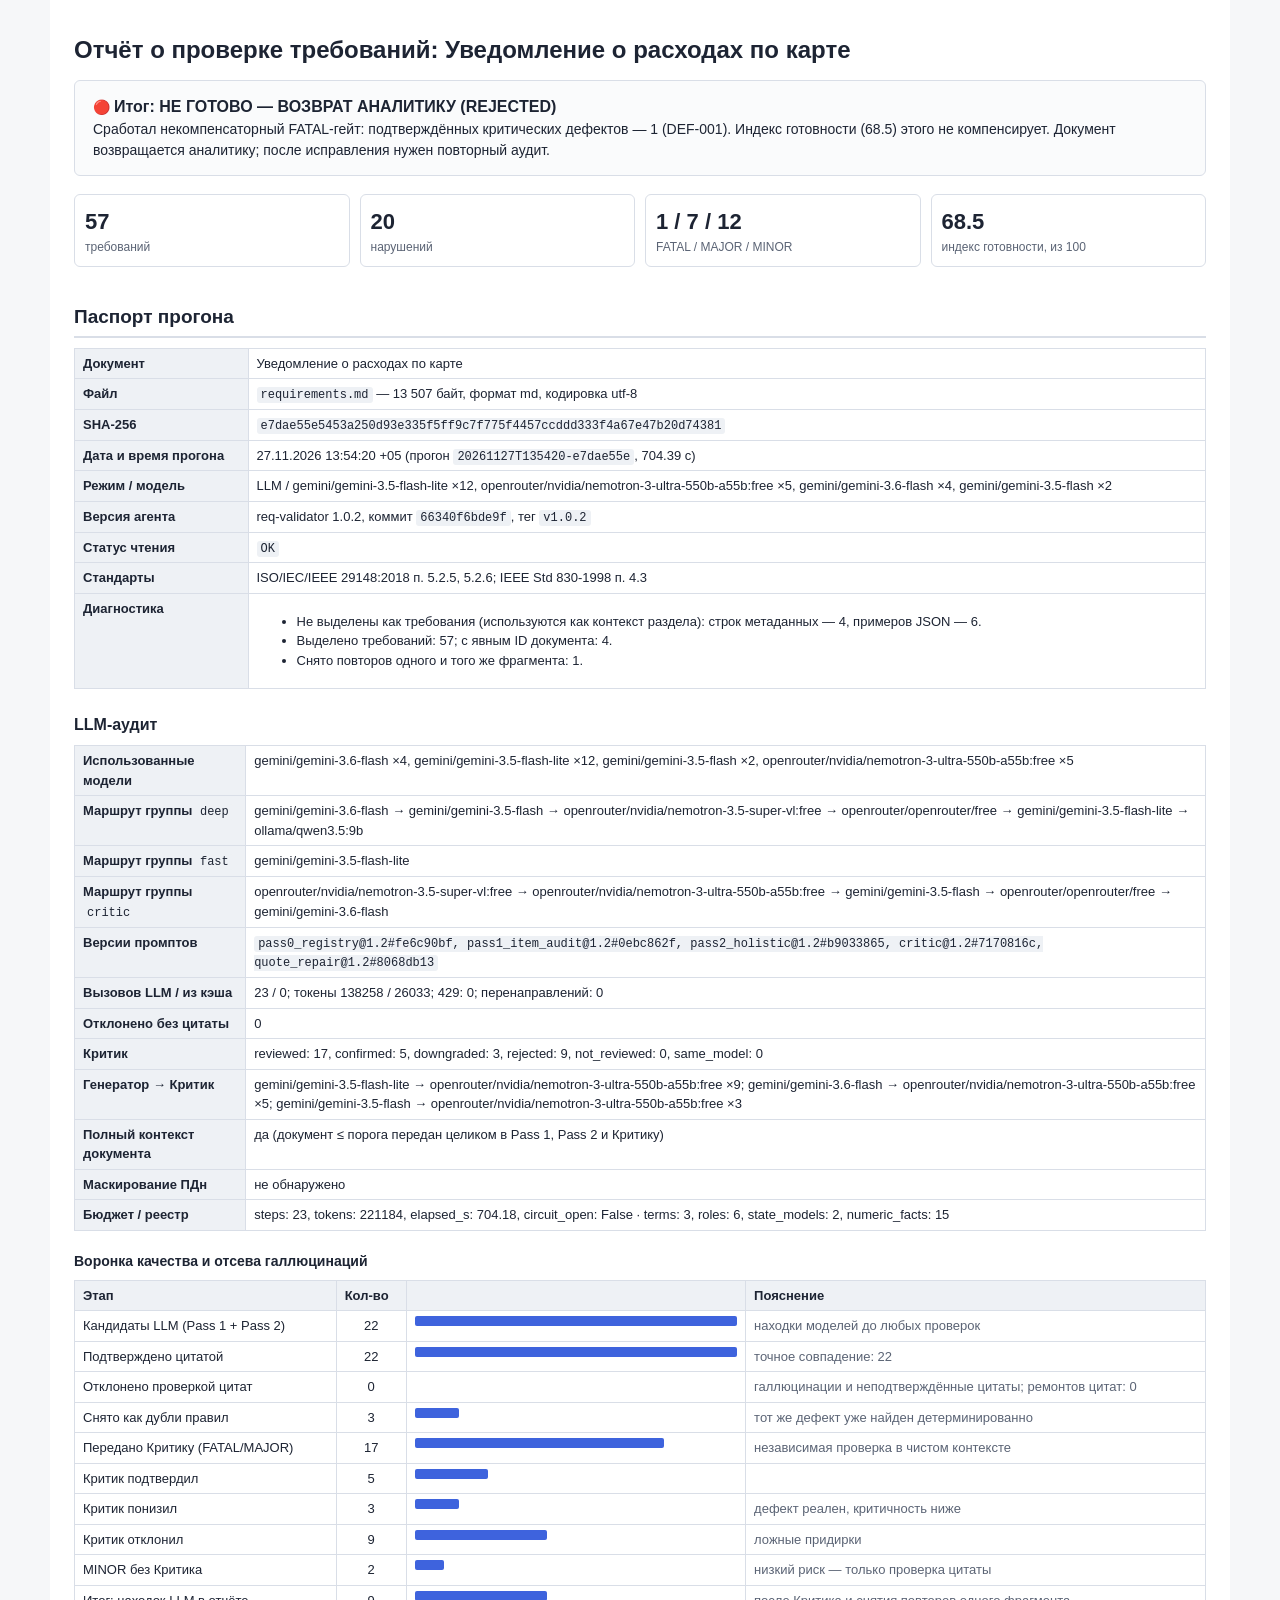
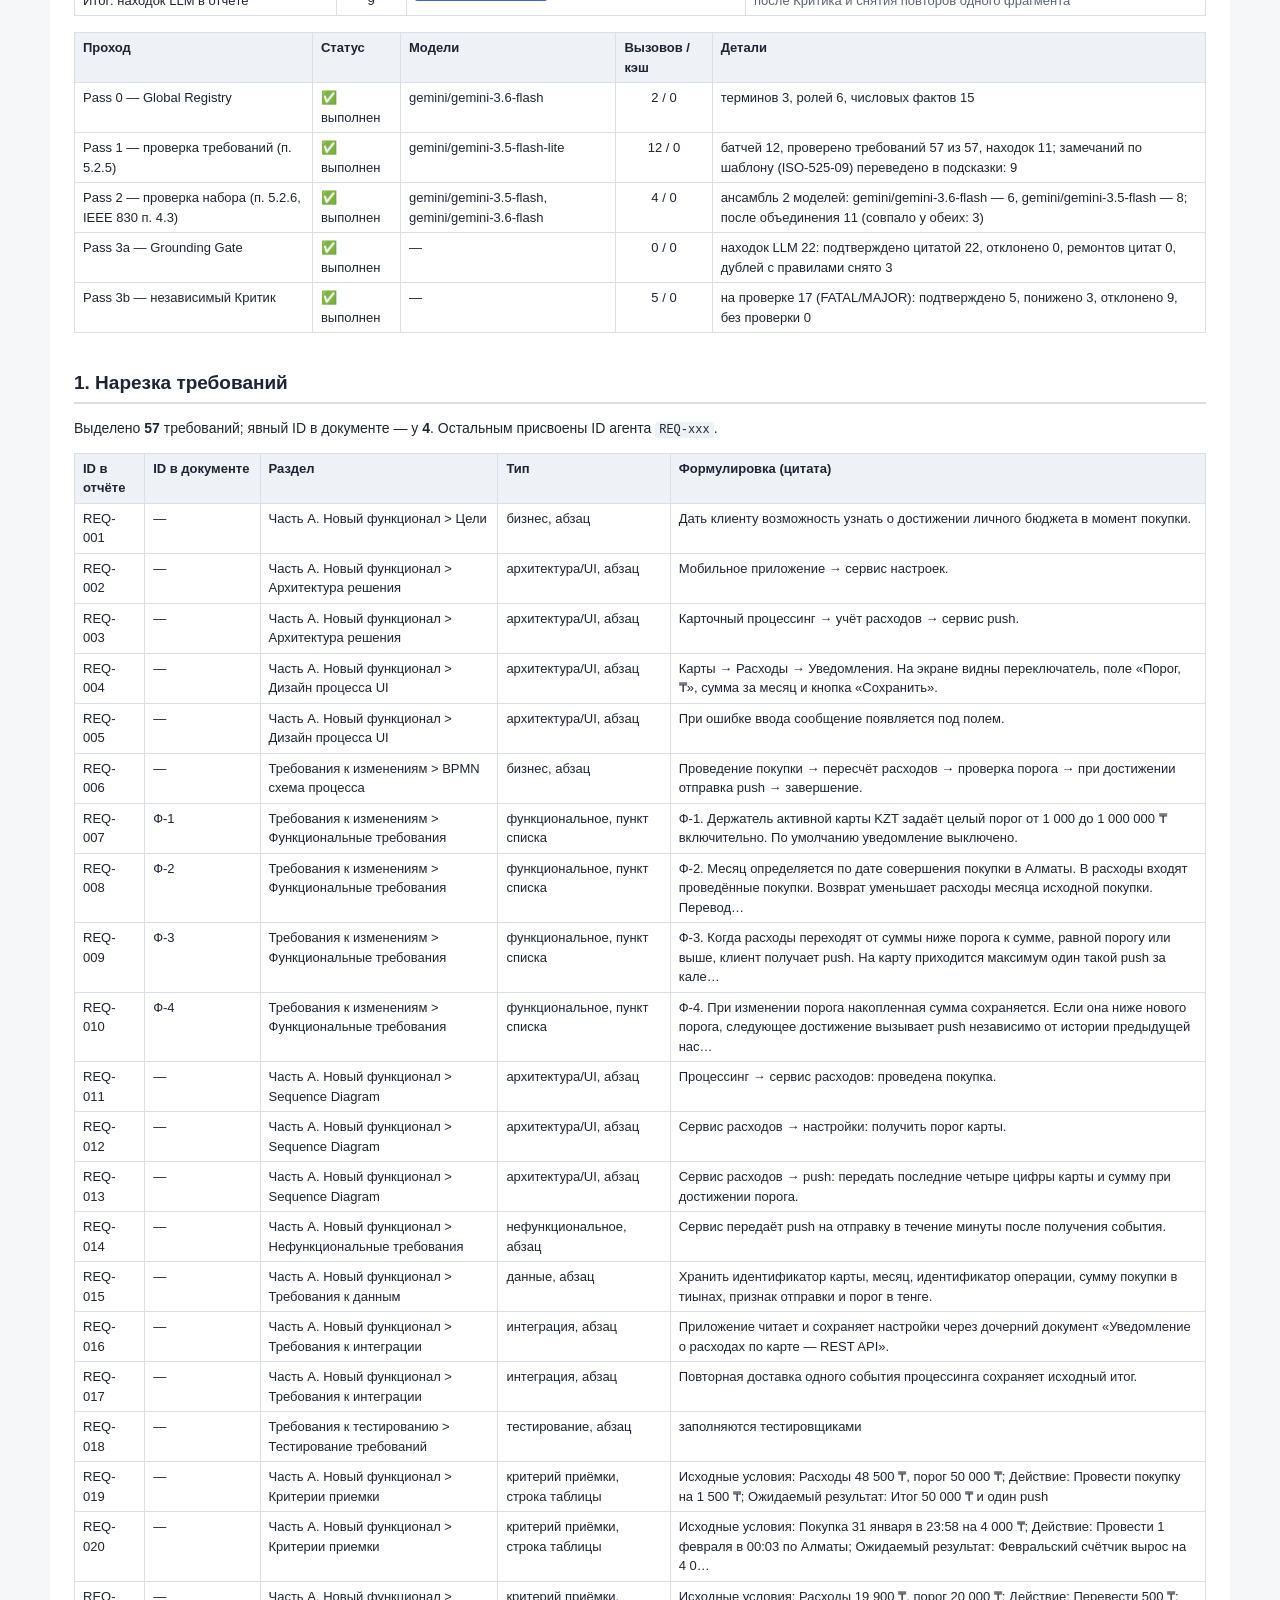
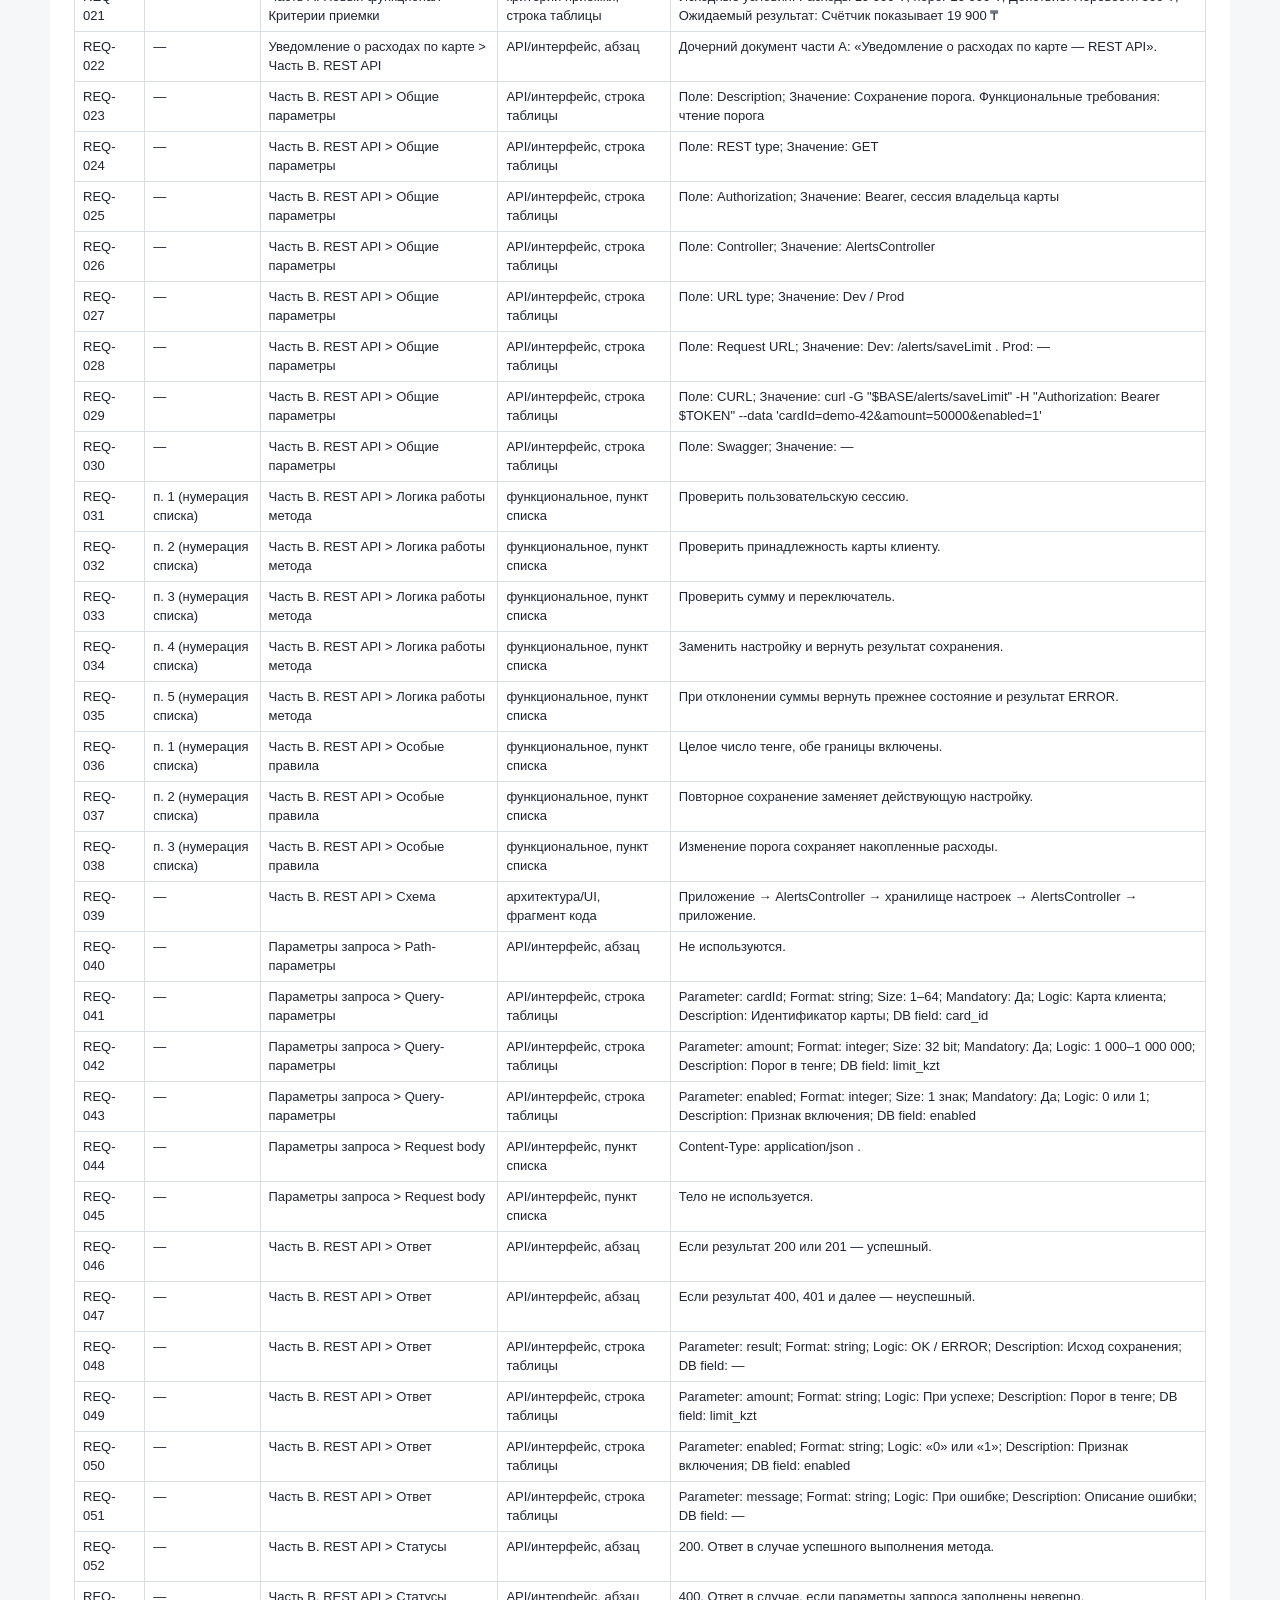
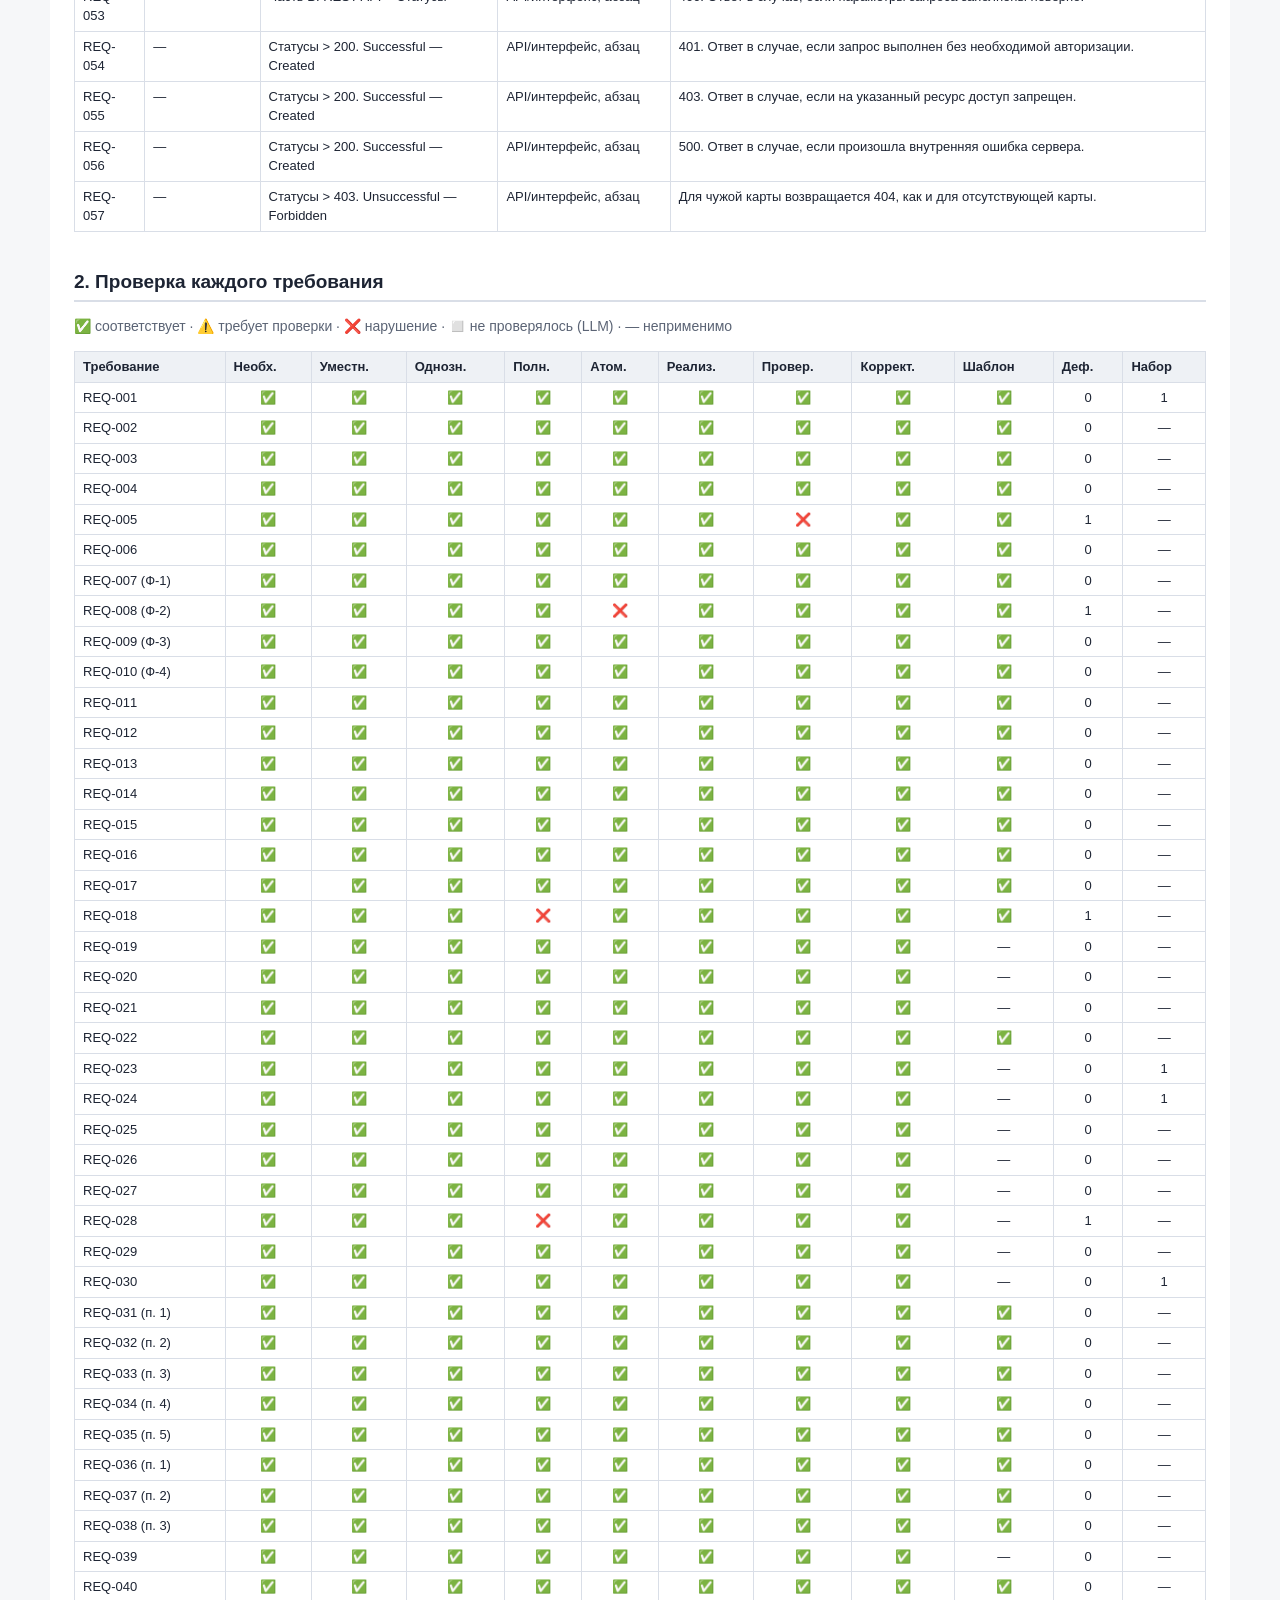
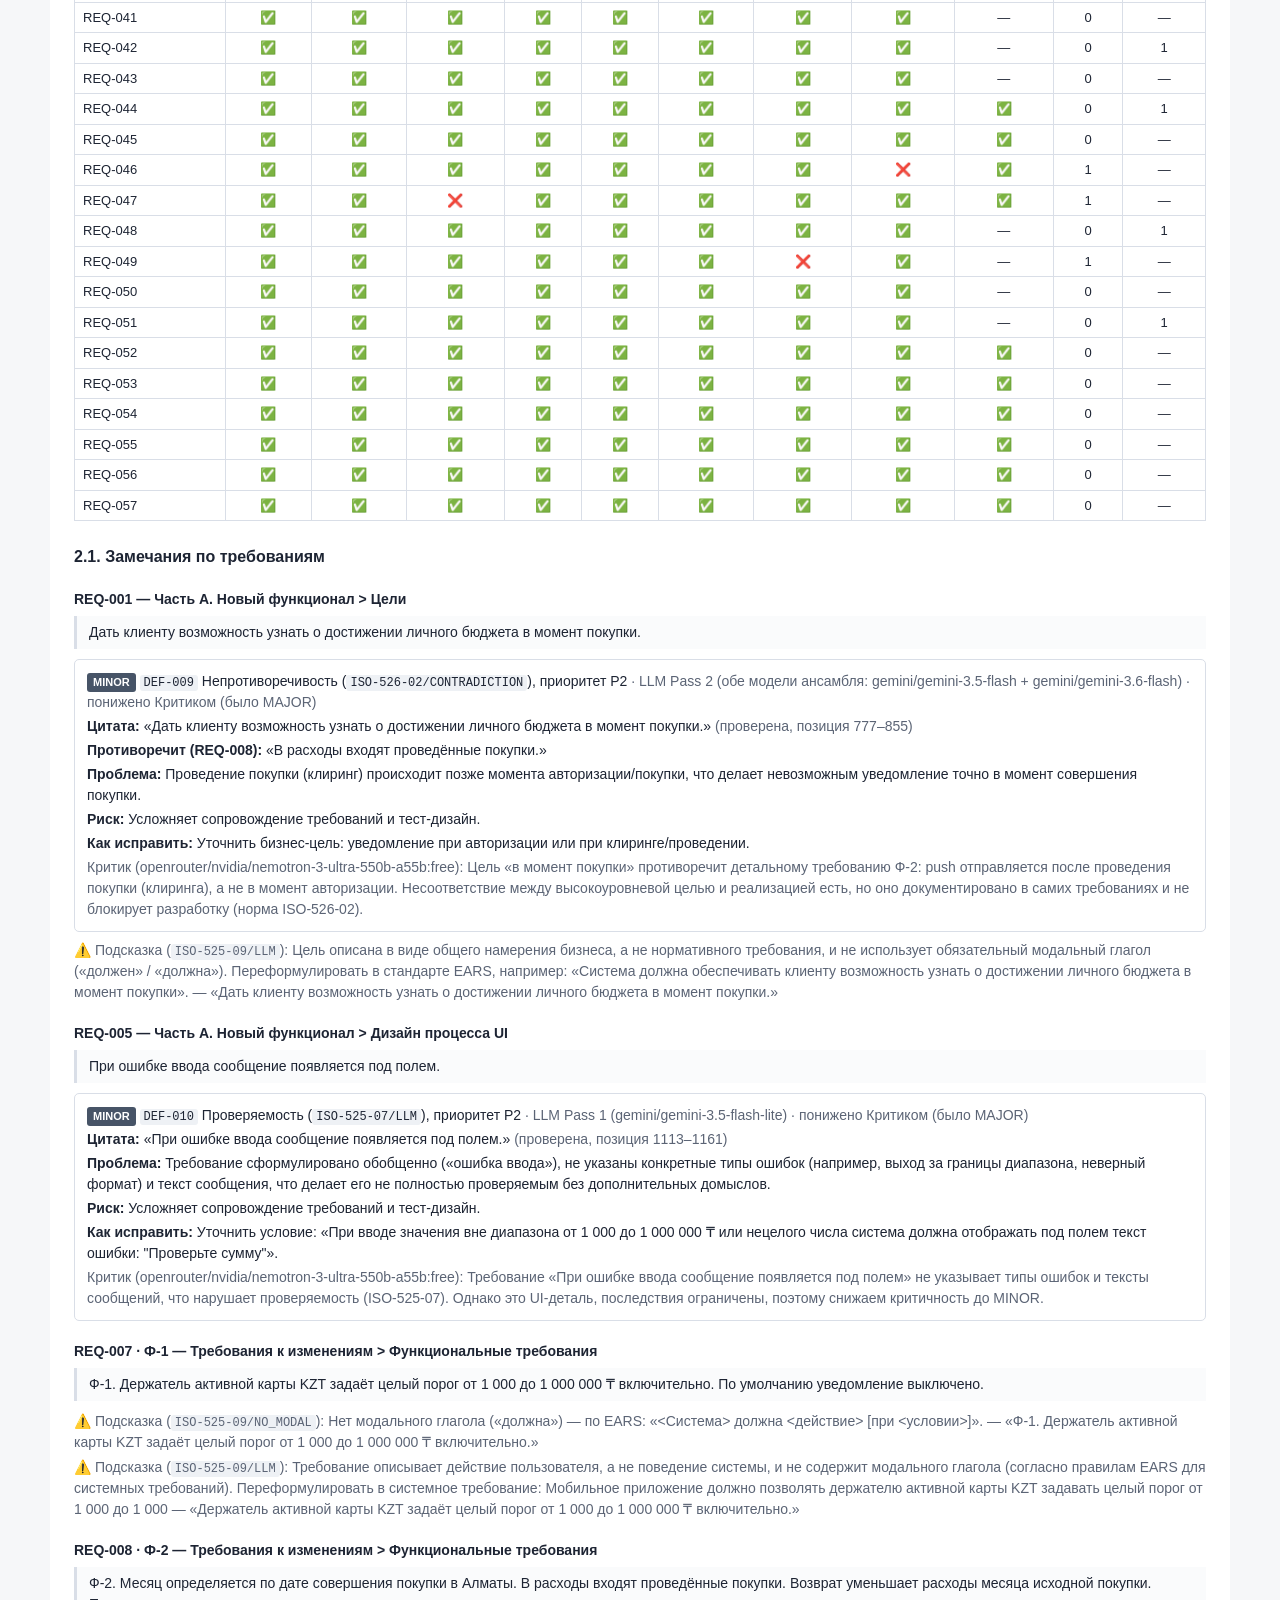
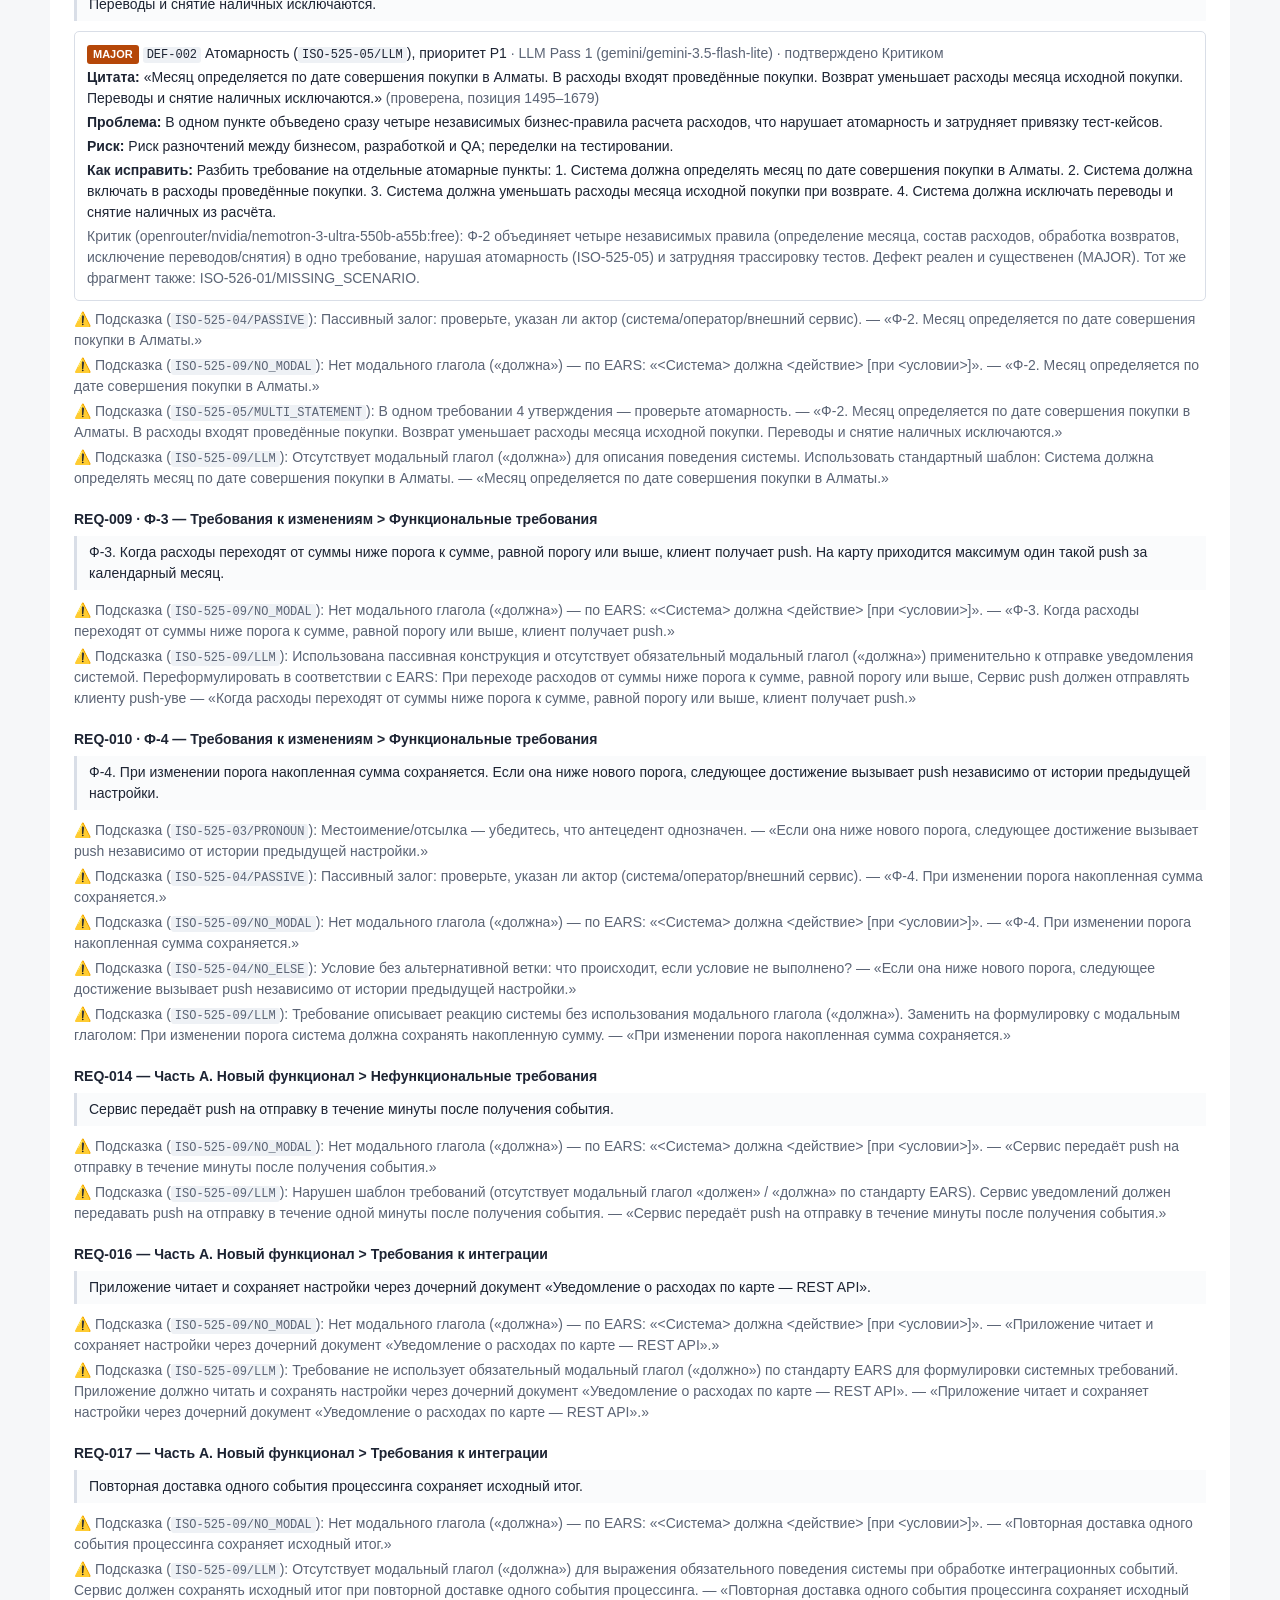
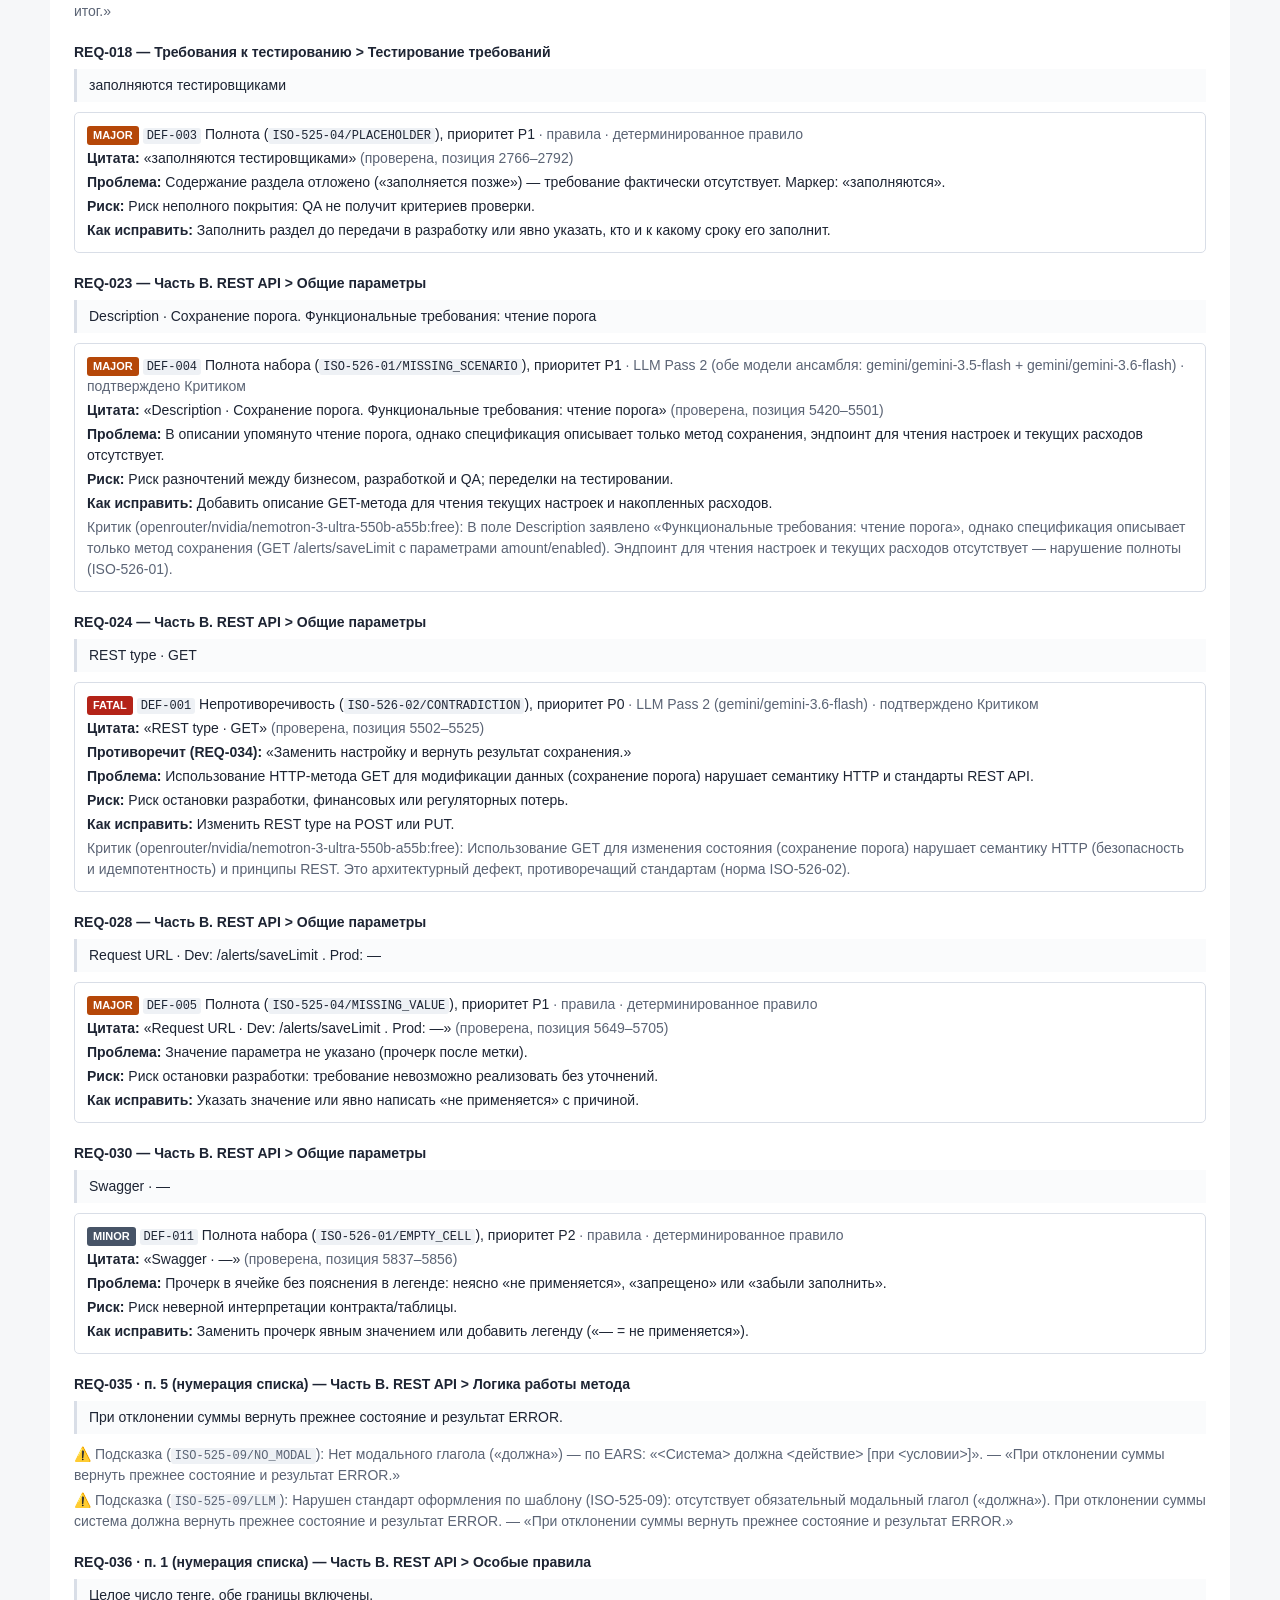
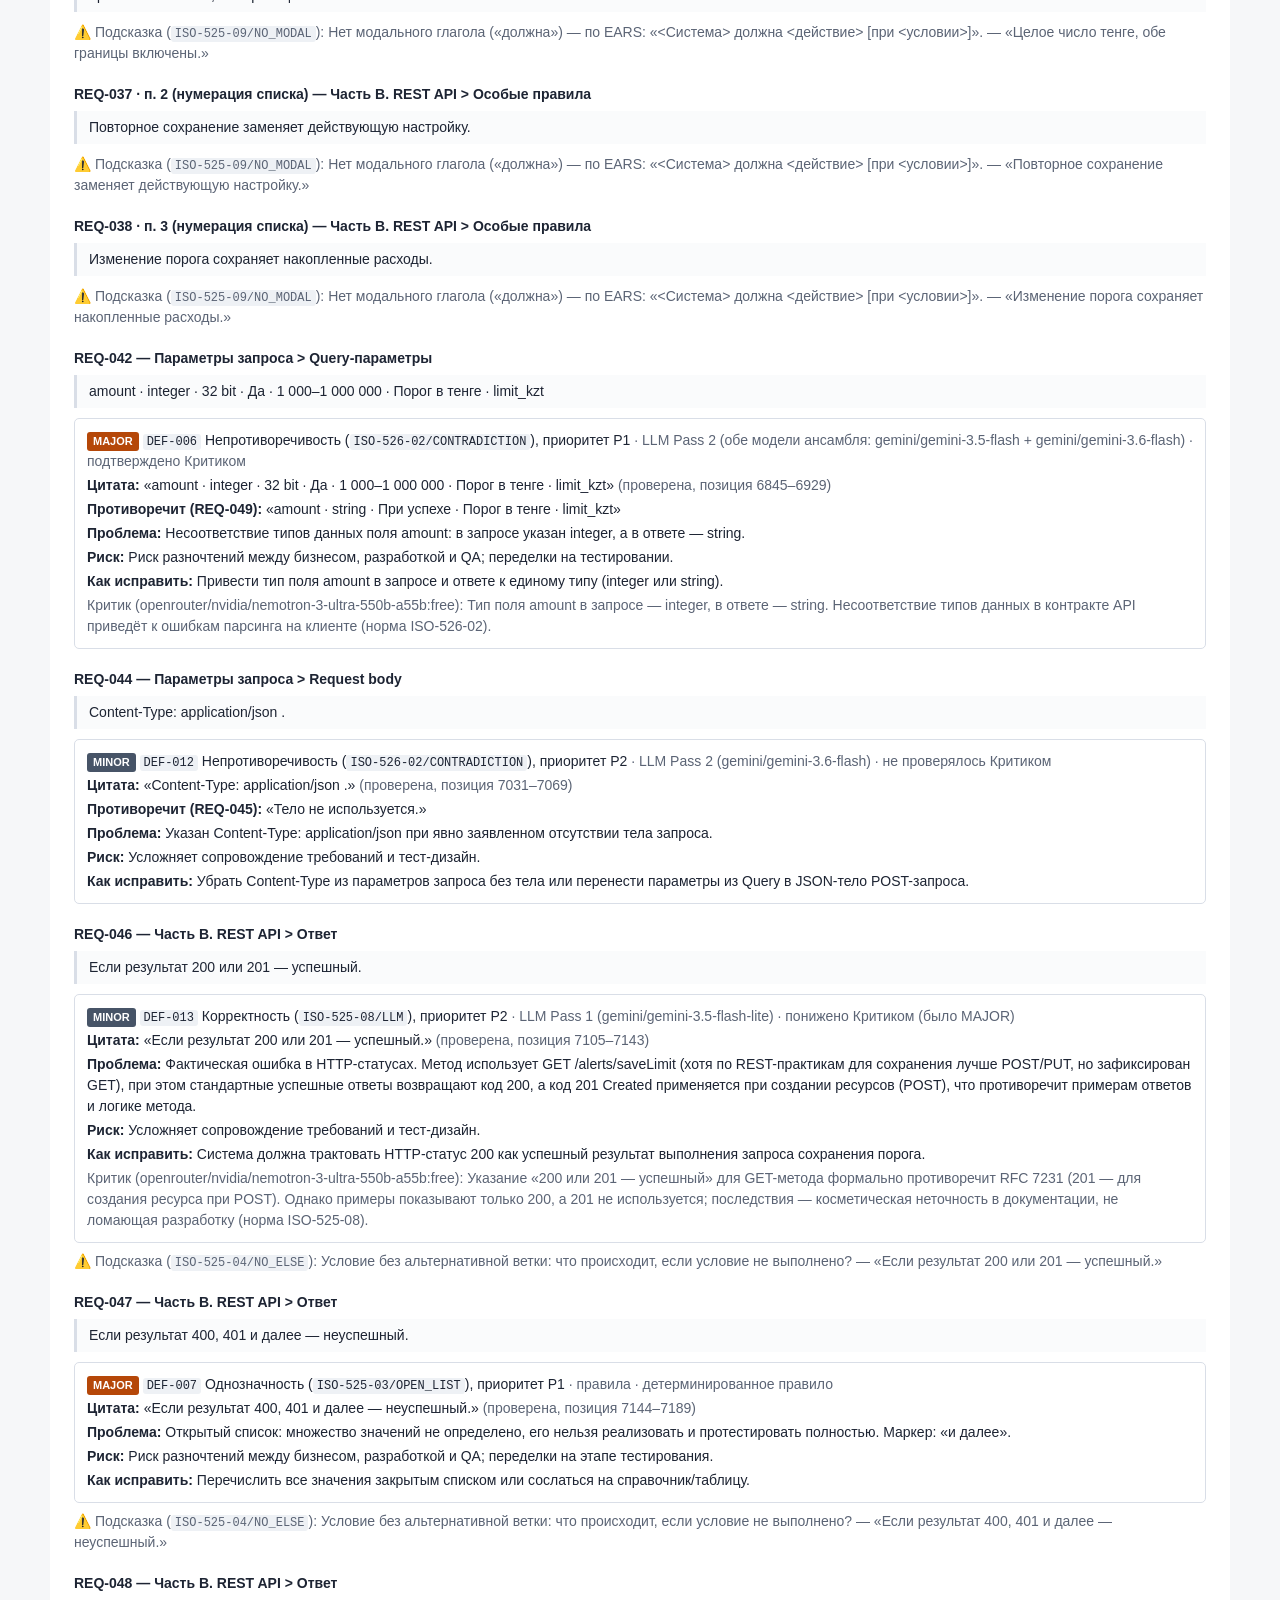
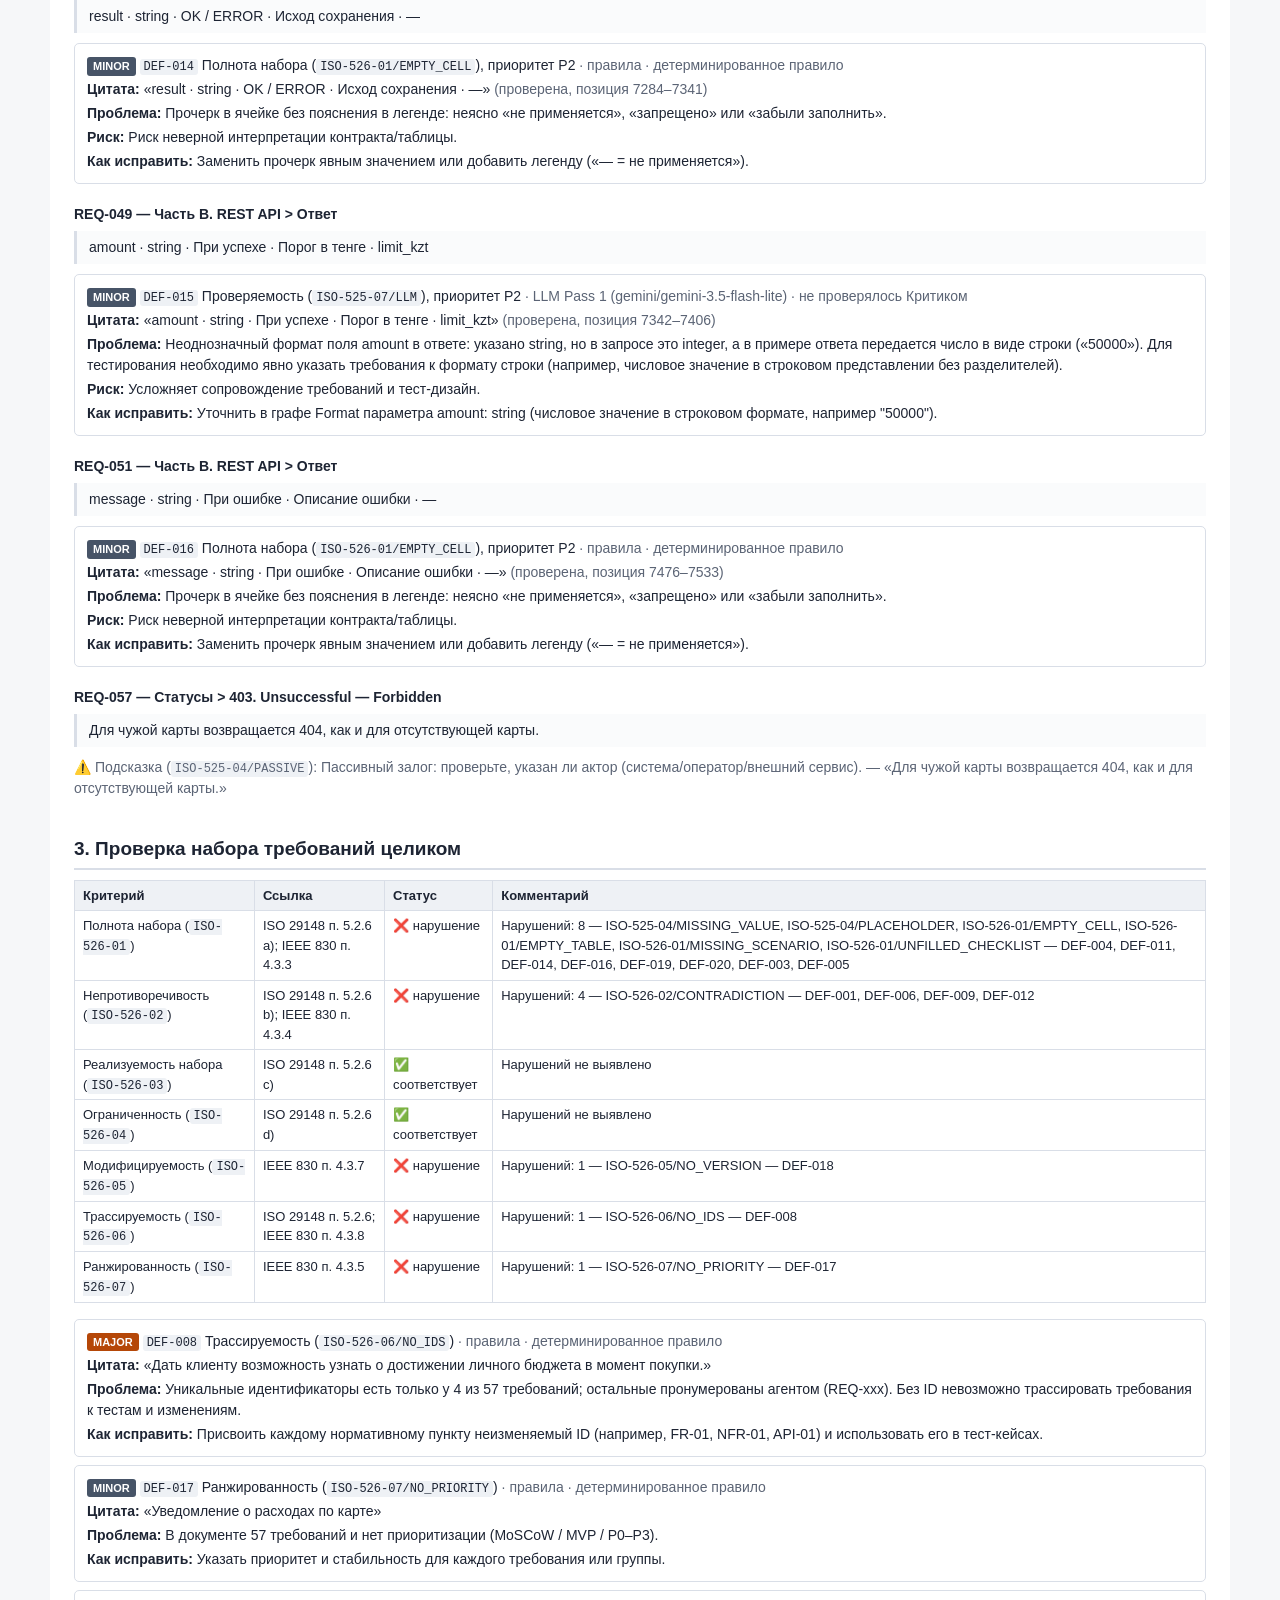
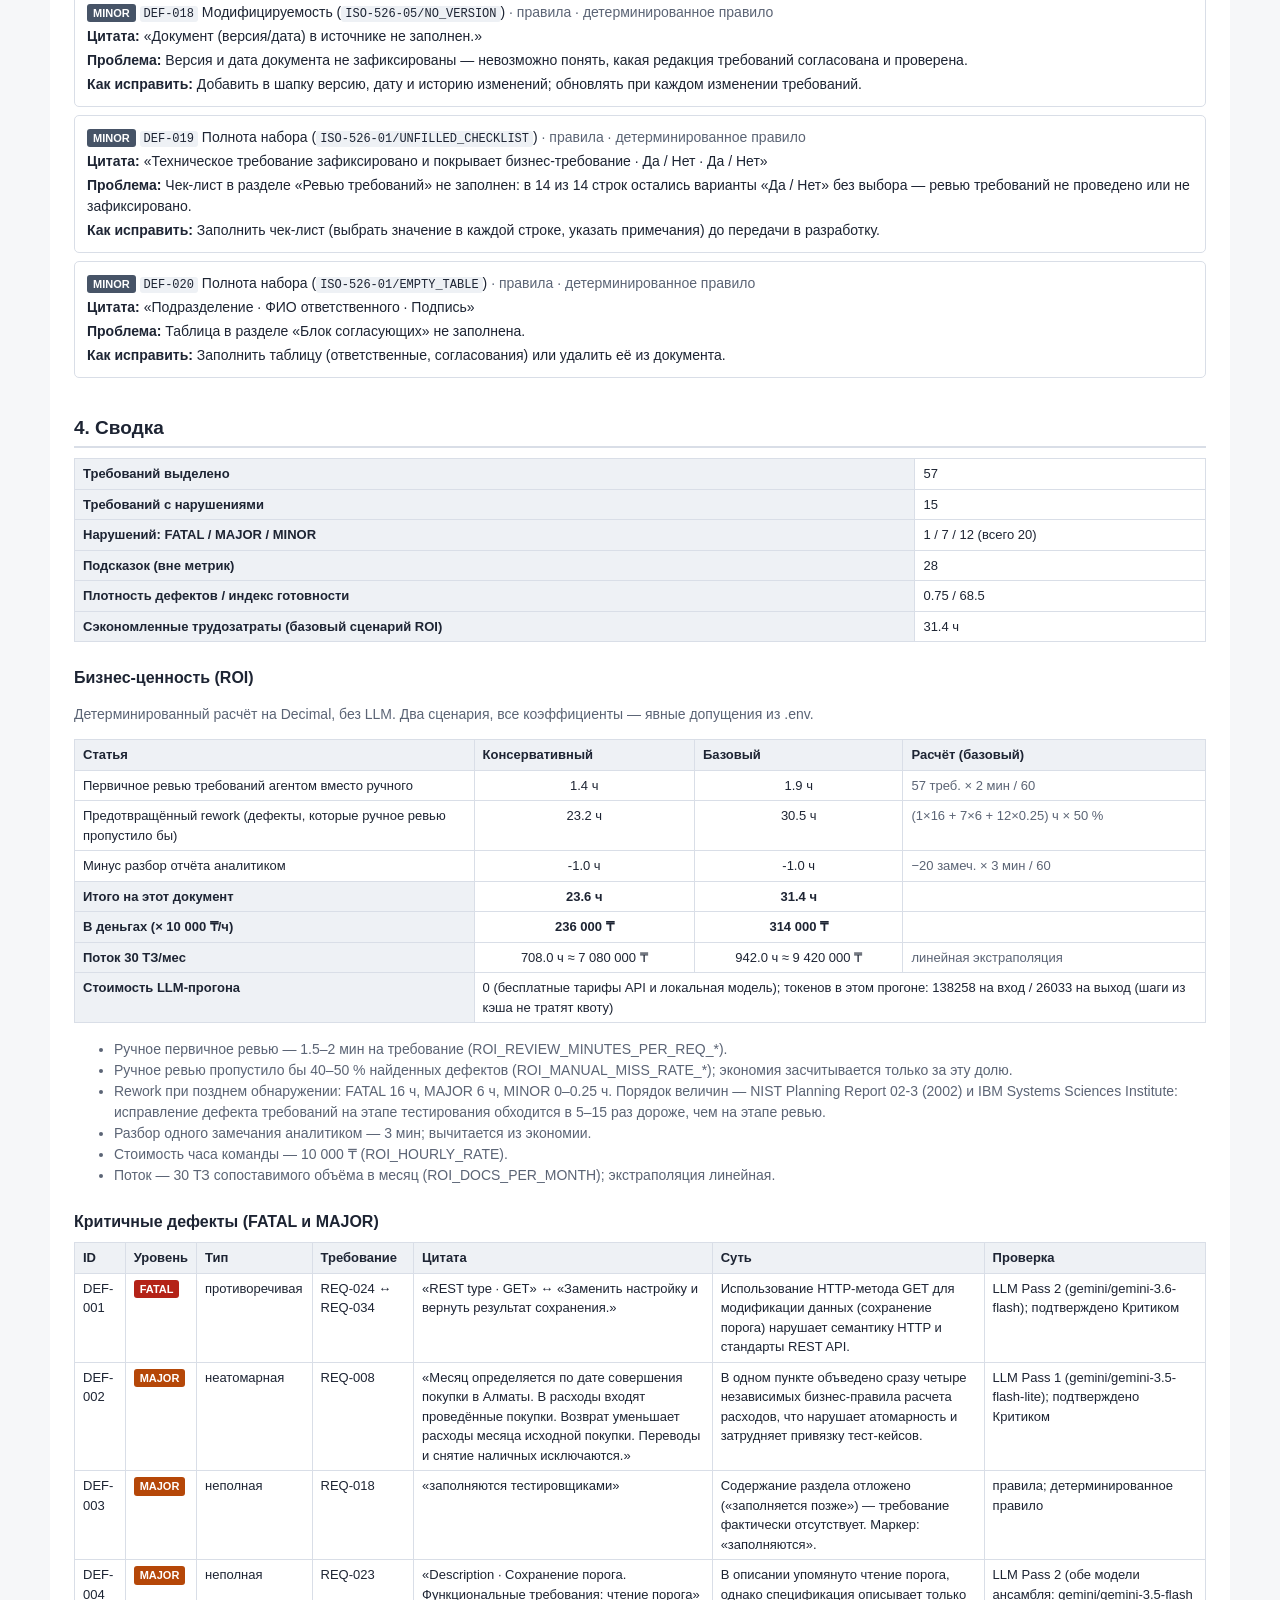
<file: src/req_validator/web/static/case/bcc_requirements_v1.0.2.html>
<!DOCTYPE html>
<html lang="ru">
<head>
<meta charset="utf-8">
<meta name="viewport" content="width=device-width, initial-scale=1">
<title>Отчёт о проверке требований — Уведомление о расходах по карте</title>
<style>
  :root { --fg:#1d2433; --muted:#5b6475; --line:#d9dee7; --bg:#f6f7f9; --fatal:#b42318; --major:#b54708; --minor:#475467; --ok:#067647; }
  * { box-sizing: border-box; }
  body { font: 14px/1.5 -apple-system, "Segoe UI", Roboto, "PT Sans", Arial, sans-serif; color: var(--fg); margin: 0; background: var(--bg); }
  main { max-width: 1180px; margin: 0 auto; padding: 32px 24px 64px; background: #fff; }
  h1 { font-size: 24px; margin: 0 0 12px; } h2 { font-size: 19px; margin: 36px 0 10px; border-bottom: 2px solid var(--line); padding-bottom: 4px; }
  h3 { font-size: 16px; margin: 24px 0 8px; } h4 { font-size: 14px; margin: 20px 0 6px; }
  table { border-collapse: collapse; width: 100%; margin: 8px 0 16px; font-size: 13px; }
  th, td { border: 1px solid var(--line); padding: 5px 8px; vertical-align: top; text-align: left; }
  th { background: #eef1f5; } td.c { text-align: center; } .muted { color: var(--muted); }
  code { font: 12px/1.4 ui-monospace, Menlo, monospace; background: #eef1f5; padding: 1px 4px; border-radius: 3px; }
  blockquote { margin: 6px 0 10px; padding: 6px 12px; border-left: 3px solid var(--line); background: #fafbfc; white-space: pre-wrap; }
  .verdict { padding: 14px 18px; border-radius: 6px; border: 1px solid var(--line); background: #fafbfc; margin: 10px 0 18px; }
  .verdict b { font-size: 16px; }
  .badge { display: inline-block; color: #fff; font-weight: 700; font-size: 11px; padding: 1px 6px; border-radius: 3px; }
  .FATAL { background: var(--fatal); } .MAJOR { background: var(--major); } .MINOR { background: var(--minor); }
  .defect { border: 1px solid var(--line); border-radius: 5px; padding: 8px 12px; margin: 8px 0; }
  .defect p { margin: 3px 0; } .hint { color: var(--muted); margin: 4px 0; }
  .kpis { display: grid; grid-template-columns: repeat(auto-fit, minmax(150px, 1fr)); gap: 10px; margin: 10px 0; }
  .kpi { border: 1px solid var(--line); border-radius: 6px; padding: 10px; } .kpi .v { font-size: 22px; font-weight: 700; } .kpi .l { color: var(--muted); font-size: 12px; }
</style>
</head>
<body><main>
<h1>Отчёт о проверке требований: Уведомление о расходах по карте</h1>
<div class="verdict">🔴 <b>Итог: НЕ ГОТОВО — ВОЗВРАТ АНАЛИТИКУ (REJECTED)</b><br>Сработал некомпенсаторный FATAL-гейт: подтверждённых критических дефектов — 1 (DEF-001). Индекс готовности (68.5) этого не компенсирует. Документ возвращается аналитику; после исправления нужен повторный аудит.</div>
<div class="kpis">
  <div class="kpi"><div class="v">57</div><div class="l">требований</div></div>
  <div class="kpi"><div class="v">20</div><div class="l">нарушений</div></div>
  <div class="kpi"><div class="v">1 / 7 / 12</div><div class="l">FATAL / MAJOR / MINOR</div></div>
  <div class="kpi"><div class="v">68.5</div><div class="l">индекс готовности, из 100</div></div>
</div>

<h2>Паспорт прогона</h2>
<table>
<tr><th>Документ</th><td>Уведомление о расходах по карте</td></tr>
<tr><th>Файл</th><td><code>requirements.md</code> — 13 507 байт, формат md, кодировка utf-8</td></tr>
<tr><th>SHA-256</th><td><code>e7dae55e5453a250d93e335f5ff9c7f775f4457ccddd333f4a67e47b20d74381</code></td></tr>
<tr><th>Дата и время прогона</th><td>27.11.2026 13:54:20 +05 (прогон <code>20261127T135420-e7dae55e</code>, 704.39 с)</td></tr>
<tr><th>Режим / модель</th><td>LLM / gemini/gemini-3.5-flash-lite ×12, openrouter/nvidia/nemotron-3-ultra-550b-a55b:free ×5, gemini/gemini-3.6-flash ×4, gemini/gemini-3.5-flash ×2</td></tr>
<tr><th>Версия агента</th><td>req-validator 1.0.2, коммит <code>66340f6bde9f</code>, тег <code>v1.0.2</code></td></tr>
<tr><th>Статус чтения</th><td><code>OK</code></td></tr>
<tr><th>Стандарты</th><td>ISO/IEC/IEEE 29148:2018 п. 5.2.5, 5.2.6; IEEE Std 830-1998 п. 4.3</td></tr>
<tr><th>Диагностика</th><td><ul><li>Не выделены как требования (используются как контекст раздела): строк метаданных — 4, примеров JSON — 6.</li><li>Выделено требований: 57; с явным ID документа: 4.</li><li>Снято повторов одного и того же фрагмента: 1.</li></ul></td></tr></table>

<h3>LLM-аудит</h3>
<table>
<tr><th>Использованные модели</th><td>gemini/gemini-3.6-flash ×4, gemini/gemini-3.5-flash-lite ×12, gemini/gemini-3.5-flash ×2, openrouter/nvidia/nemotron-3-ultra-550b-a55b:free ×5</td></tr>
<tr><th>Маршрут группы <code>deep</code></th><td>gemini/gemini-3.6-flash → gemini/gemini-3.5-flash → openrouter/nvidia/nemotron-3.5-super-vl:free → openrouter/openrouter/free → gemini/gemini-3.5-flash-lite → ollama/qwen3.5:9b</td></tr><tr><th>Маршрут группы <code>fast</code></th><td>gemini/gemini-3.5-flash-lite</td></tr><tr><th>Маршрут группы <code>critic</code></th><td>openrouter/nvidia/nemotron-3.5-super-vl:free → openrouter/nvidia/nemotron-3-ultra-550b-a55b:free → gemini/gemini-3.5-flash → openrouter/openrouter/free → gemini/gemini-3.6-flash</td></tr><tr><th>Версии промптов</th><td><code>pass0_registry@1.2#fe6c90bf, pass1_item_audit@1.2#0ebc862f, pass2_holistic@1.2#b9033865, critic@1.2#7170816c, quote_repair@1.2#8068db13</code></td></tr>
<tr><th>Вызовов LLM / из кэша</th><td>23 / 0; токены 138258 / 26033; 429: 0; перенаправлений: 0</td></tr>
<tr><th>Отклонено без цитаты</th><td>0</td></tr>
<tr><th>Критик</th><td>reviewed: 17, confirmed: 5, downgraded: 3, rejected: 9, not_reviewed: 0, same_model: 0</td></tr>
<tr><th>Генератор → Критик</th><td>gemini/gemini-3.5-flash-lite → openrouter/nvidia/nemotron-3-ultra-550b-a55b:free ×9; gemini/gemini-3.6-flash → openrouter/nvidia/nemotron-3-ultra-550b-a55b:free ×5; gemini/gemini-3.5-flash → openrouter/nvidia/nemotron-3-ultra-550b-a55b:free ×3</td></tr>
<tr><th>Полный контекст документа</th><td>да (документ ≤ порога передан целиком в Pass 1, Pass 2 и Критику)</td></tr>
<tr><th>Маскирование ПДн</th><td>не обнаружено</td></tr>
<tr><th>Бюджет / реестр</th><td>steps: 23, tokens: 221184, elapsed_s: 704.18, circuit_open: False · terms: 3, roles: 6, state_models: 2, numeric_facts: 15</td></tr>
</table>
<h4>Воронка качества и отсева галлюцинаций</h4>
<table><tr><th>Этап</th><th>Кол-во</th><th style="width:30%"></th><th>Пояснение</th></tr>
<tr><td>Кандидаты LLM (Pass 1 + Pass 2)</td><td class="c">22</td><td><div style="background:#3e63dd;height:10px;border-radius:2px;width:100.0%"></div></td><td class="muted">находки моделей до любых проверок</td></tr><tr><td>Подтверждено цитатой</td><td class="c">22</td><td><div style="background:#3e63dd;height:10px;border-radius:2px;width:100.0%"></div></td><td class="muted">точное совпадение: 22</td></tr><tr><td>Отклонено проверкой цитат</td><td class="c">0</td><td><div style="background:#3e63dd;height:10px;border-radius:2px;width:0.0%"></div></td><td class="muted">галлюцинации и неподтверждённые цитаты; ремонтов цитат: 0</td></tr><tr><td>Снято как дубли правил</td><td class="c">3</td><td><div style="background:#3e63dd;height:10px;border-radius:2px;width:13.6%"></div></td><td class="muted">тот же дефект уже найден детерминированно</td></tr><tr><td>Передано Критику (FATAL/MAJOR)</td><td class="c">17</td><td><div style="background:#3e63dd;height:10px;border-radius:2px;width:77.3%"></div></td><td class="muted">независимая проверка в чистом контексте</td></tr><tr><td>Критик подтвердил</td><td class="c">5</td><td><div style="background:#3e63dd;height:10px;border-radius:2px;width:22.7%"></div></td><td class="muted"></td></tr><tr><td>Критик понизил</td><td class="c">3</td><td><div style="background:#3e63dd;height:10px;border-radius:2px;width:13.6%"></div></td><td class="muted">дефект реален, критичность ниже</td></tr><tr><td>Критик отклонил</td><td class="c">9</td><td><div style="background:#3e63dd;height:10px;border-radius:2px;width:40.9%"></div></td><td class="muted">ложные придирки</td></tr><tr><td>MINOR без Критика</td><td class="c">2</td><td><div style="background:#3e63dd;height:10px;border-radius:2px;width:9.1%"></div></td><td class="muted">низкий риск — только проверка цитаты</td></tr><tr><td>Итог: находок LLM в отчёте</td><td class="c">9</td><td><div style="background:#3e63dd;height:10px;border-radius:2px;width:40.9%"></div></td><td class="muted">после Критика и снятия повторов одного фрагмента</td></tr></table>
<table><tr><th>Проход</th><th>Статус</th><th>Модели</th><th>Вызовов / кэш</th><th>Детали</th></tr>
<tr><td>Pass 0 — Global Registry</td><td>✅ выполнен</td><td>gemini/gemini-3.6-flash</td><td class="c">2 / 0</td><td>терминов 3, ролей 6, числовых фактов 15</td></tr><tr><td>Pass 1 — проверка требований (п. 5.2.5)</td><td>✅ выполнен</td><td>gemini/gemini-3.5-flash-lite</td><td class="c">12 / 0</td><td>батчей 12, проверено требований 57 из 57, находок 11; замечаний по шаблону (ISO-525-09) переведено в подсказки: 9</td></tr><tr><td>Pass 2 — проверка набора (п. 5.2.6, IEEE 830 п. 4.3)</td><td>✅ выполнен</td><td>gemini/gemini-3.5-flash, gemini/gemini-3.6-flash</td><td class="c">4 / 0</td><td>ансамбль 2 моделей: gemini/gemini-3.6-flash — 6, gemini/gemini-3.5-flash — 8; после объединения 11 (совпало у обеих: 3)</td></tr><tr><td>Pass 3a — Grounding Gate</td><td>✅ выполнен</td><td>—</td><td class="c">0 / 0</td><td>находок LLM 22: подтверждено цитатой 22, отклонено 0, ремонтов цитат 0, дублей с правилами снято 3</td></tr><tr><td>Pass 3b — независимый Критик</td><td>✅ выполнен</td><td>—</td><td class="c">5 / 0</td><td>на проверке 17 (FATAL/MAJOR): подтверждено 5, понижено 3, отклонено 9, без проверки 0</td></tr></table>

<h2>1. Нарезка требований</h2>
<p>Выделено <b>57</b> требований; явный ID в документе — у <b>4</b>. Остальным присвоены ID агента <code>REQ-xxx</code>.</p>
<table><tr><th>ID в отчёте</th><th>ID в документе</th><th>Раздел</th><th>Тип</th><th>Формулировка (цитата)</th></tr>
<tr><td>REQ-001</td><td>—</td><td>Часть A. Новый функционал > Цели</td><td>бизнес, абзац</td><td>Дать клиенту возможность узнать о достижении личного бюджета в момент покупки.</td></tr>
<tr><td>REQ-002</td><td>—</td><td>Часть A. Новый функционал > Архитектура решения</td><td>архитектура/UI, абзац</td><td>Мобильное приложение → сервис настроек.</td></tr>
<tr><td>REQ-003</td><td>—</td><td>Часть A. Новый функционал > Архитектура решения</td><td>архитектура/UI, абзац</td><td>Карточный процессинг → учёт расходов → сервис push.</td></tr>
<tr><td>REQ-004</td><td>—</td><td>Часть A. Новый функционал > Дизайн процесса UI</td><td>архитектура/UI, абзац</td><td>Карты → Расходы → Уведомления. На экране видны переключатель, поле «Порог, ₸», сумма за месяц и кнопка «Сохранить».</td></tr>
<tr><td>REQ-005</td><td>—</td><td>Часть A. Новый функционал > Дизайн процесса UI</td><td>архитектура/UI, абзац</td><td>При ошибке ввода сообщение появляется под полем.</td></tr>
<tr><td>REQ-006</td><td>—</td><td>Требования к изменениям > BPMN схема процесса</td><td>бизнес, абзац</td><td>Проведение покупки → пересчёт расходов → проверка порога → при достижении отправка push → завершение.</td></tr>
<tr><td>REQ-007</td><td>Ф-1</td><td>Требования к изменениям > Функциональные требования</td><td>функциональное, пункт списка</td><td>Ф-1. Держатель активной карты KZT задаёт целый порог от 1 000 до 1 000 000 ₸ включительно. По умолчанию уведомление выключено.</td></tr>
<tr><td>REQ-008</td><td>Ф-2</td><td>Требования к изменениям > Функциональные требования</td><td>функциональное, пункт списка</td><td>Ф-2. Месяц определяется по дате совершения покупки в Алматы. В расходы входят проведённые покупки. Возврат уменьшает расходы месяца исходной покупки. Перевод…</td></tr>
<tr><td>REQ-009</td><td>Ф-3</td><td>Требования к изменениям > Функциональные требования</td><td>функциональное, пункт списка</td><td>Ф-3. Когда расходы переходят от суммы ниже порога к сумме, равной порогу или выше, клиент получает push. На карту приходится максимум один такой push за кале…</td></tr>
<tr><td>REQ-010</td><td>Ф-4</td><td>Требования к изменениям > Функциональные требования</td><td>функциональное, пункт списка</td><td>Ф-4. При изменении порога накопленная сумма сохраняется. Если она ниже нового порога, следующее достижение вызывает push независимо от истории предыдущей нас…</td></tr>
<tr><td>REQ-011</td><td>—</td><td>Часть A. Новый функционал > Sequence Diagram</td><td>архитектура/UI, абзац</td><td>Процессинг → сервис расходов: проведена покупка.</td></tr>
<tr><td>REQ-012</td><td>—</td><td>Часть A. Новый функционал > Sequence Diagram</td><td>архитектура/UI, абзац</td><td>Сервис расходов → настройки: получить порог карты.</td></tr>
<tr><td>REQ-013</td><td>—</td><td>Часть A. Новый функционал > Sequence Diagram</td><td>архитектура/UI, абзац</td><td>Сервис расходов → push: передать последние четыре цифры карты и сумму при достижении порога.</td></tr>
<tr><td>REQ-014</td><td>—</td><td>Часть A. Новый функционал > Нефункциональные требования</td><td>нефункциональное, абзац</td><td>Сервис передаёт push на отправку в течение минуты после получения события.</td></tr>
<tr><td>REQ-015</td><td>—</td><td>Часть A. Новый функционал > Требования к данным</td><td>данные, абзац</td><td>Хранить идентификатор карты, месяц, идентификатор операции, сумму покупки в тиынах, признак отправки и порог в тенге.</td></tr>
<tr><td>REQ-016</td><td>—</td><td>Часть A. Новый функционал > Требования к интеграции</td><td>интеграция, абзац</td><td>Приложение читает и сохраняет настройки через дочерний документ «Уведомление о расходах по карте — REST API».</td></tr>
<tr><td>REQ-017</td><td>—</td><td>Часть A. Новый функционал > Требования к интеграции</td><td>интеграция, абзац</td><td>Повторная доставка одного события процессинга сохраняет исходный итог.</td></tr>
<tr><td>REQ-018</td><td>—</td><td>Требования к тестированию > Тестирование требований</td><td>тестирование, абзац</td><td>заполняются тестировщиками</td></tr>
<tr><td>REQ-019</td><td>—</td><td>Часть A. Новый функционал > Критерии приемки</td><td>критерий приёмки, строка таблицы</td><td>Исходные условия: Расходы 48 500 ₸, порог 50 000 ₸; Действие: Провести покупку на 1 500 ₸; Ожидаемый результат: Итог 50 000 ₸ и один push</td></tr>
<tr><td>REQ-020</td><td>—</td><td>Часть A. Новый функционал > Критерии приемки</td><td>критерий приёмки, строка таблицы</td><td>Исходные условия: Покупка 31 января в 23:58 на 4 000 ₸; Действие: Провести 1 февраля в 00:03 по Алматы; Ожидаемый результат: Февральский счётчик вырос на 4 0…</td></tr>
<tr><td>REQ-021</td><td>—</td><td>Часть A. Новый функционал > Критерии приемки</td><td>критерий приёмки, строка таблицы</td><td>Исходные условия: Расходы 19 900 ₸, порог 20 000 ₸; Действие: Перевести 500 ₸; Ожидаемый результат: Счётчик показывает 19 900 ₸</td></tr>
<tr><td>REQ-022</td><td>—</td><td>Уведомление о расходах по карте > Часть B. REST API</td><td>API/интерфейс, абзац</td><td>Дочерний документ части A: «Уведомление о расходах по карте — REST API».</td></tr>
<tr><td>REQ-023</td><td>—</td><td>Часть B. REST API > Общие параметры</td><td>API/интерфейс, строка таблицы</td><td>Поле: Description; Значение: Сохранение порога. Функциональные требования: чтение порога</td></tr>
<tr><td>REQ-024</td><td>—</td><td>Часть B. REST API > Общие параметры</td><td>API/интерфейс, строка таблицы</td><td>Поле: REST type; Значение: GET</td></tr>
<tr><td>REQ-025</td><td>—</td><td>Часть B. REST API > Общие параметры</td><td>API/интерфейс, строка таблицы</td><td>Поле: Authorization; Значение: Bearer, сессия владельца карты</td></tr>
<tr><td>REQ-026</td><td>—</td><td>Часть B. REST API > Общие параметры</td><td>API/интерфейс, строка таблицы</td><td>Поле: Controller; Значение: AlertsController</td></tr>
<tr><td>REQ-027</td><td>—</td><td>Часть B. REST API > Общие параметры</td><td>API/интерфейс, строка таблицы</td><td>Поле: URL type; Значение: Dev / Prod</td></tr>
<tr><td>REQ-028</td><td>—</td><td>Часть B. REST API > Общие параметры</td><td>API/интерфейс, строка таблицы</td><td>Поле: Request URL; Значение: Dev: /alerts/saveLimit . Prod: —</td></tr>
<tr><td>REQ-029</td><td>—</td><td>Часть B. REST API > Общие параметры</td><td>API/интерфейс, строка таблицы</td><td>Поле: CURL; Значение: curl -G "$BASE/alerts/saveLimit" -H "Authorization: Bearer $TOKEN" --data 'cardId=demo-42&amount=50000&enabled=1'</td></tr>
<tr><td>REQ-030</td><td>—</td><td>Часть B. REST API > Общие параметры</td><td>API/интерфейс, строка таблицы</td><td>Поле: Swagger; Значение: —</td></tr>
<tr><td>REQ-031</td><td>п. 1 (нумерация списка)</td><td>Часть B. REST API > Логика работы метода</td><td>функциональное, пункт списка</td><td>Проверить пользовательскую сессию.</td></tr>
<tr><td>REQ-032</td><td>п. 2 (нумерация списка)</td><td>Часть B. REST API > Логика работы метода</td><td>функциональное, пункт списка</td><td>Проверить принадлежность карты клиенту.</td></tr>
<tr><td>REQ-033</td><td>п. 3 (нумерация списка)</td><td>Часть B. REST API > Логика работы метода</td><td>функциональное, пункт списка</td><td>Проверить сумму и переключатель.</td></tr>
<tr><td>REQ-034</td><td>п. 4 (нумерация списка)</td><td>Часть B. REST API > Логика работы метода</td><td>функциональное, пункт списка</td><td>Заменить настройку и вернуть результат сохранения.</td></tr>
<tr><td>REQ-035</td><td>п. 5 (нумерация списка)</td><td>Часть B. REST API > Логика работы метода</td><td>функциональное, пункт списка</td><td>При отклонении суммы вернуть прежнее состояние и результат ERROR.</td></tr>
<tr><td>REQ-036</td><td>п. 1 (нумерация списка)</td><td>Часть B. REST API > Особые правила</td><td>функциональное, пункт списка</td><td>Целое число тенге, обе границы включены.</td></tr>
<tr><td>REQ-037</td><td>п. 2 (нумерация списка)</td><td>Часть B. REST API > Особые правила</td><td>функциональное, пункт списка</td><td>Повторное сохранение заменяет действующую настройку.</td></tr>
<tr><td>REQ-038</td><td>п. 3 (нумерация списка)</td><td>Часть B. REST API > Особые правила</td><td>функциональное, пункт списка</td><td>Изменение порога сохраняет накопленные расходы.</td></tr>
<tr><td>REQ-039</td><td>—</td><td>Часть B. REST API > Схема</td><td>архитектура/UI, фрагмент кода</td><td>Приложение → AlertsController → хранилище настроек → AlertsController → приложение.</td></tr>
<tr><td>REQ-040</td><td>—</td><td>Параметры запроса > Path-параметры</td><td>API/интерфейс, абзац</td><td>Не используются.</td></tr>
<tr><td>REQ-041</td><td>—</td><td>Параметры запроса > Query-параметры</td><td>API/интерфейс, строка таблицы</td><td>Parameter: cardId; Format: string; Size: 1–64; Mandatory: Да; Logic: Карта клиента; Description: Идентификатор карты; DB field: card_id</td></tr>
<tr><td>REQ-042</td><td>—</td><td>Параметры запроса > Query-параметры</td><td>API/интерфейс, строка таблицы</td><td>Parameter: amount; Format: integer; Size: 32 bit; Mandatory: Да; Logic: 1 000–1 000 000; Description: Порог в тенге; DB field: limit_kzt</td></tr>
<tr><td>REQ-043</td><td>—</td><td>Параметры запроса > Query-параметры</td><td>API/интерфейс, строка таблицы</td><td>Parameter: enabled; Format: integer; Size: 1 знак; Mandatory: Да; Logic: 0 или 1; Description: Признак включения; DB field: enabled</td></tr>
<tr><td>REQ-044</td><td>—</td><td>Параметры запроса > Request body</td><td>API/интерфейс, пункт списка</td><td>Content-Type: application/json .</td></tr>
<tr><td>REQ-045</td><td>—</td><td>Параметры запроса > Request body</td><td>API/интерфейс, пункт списка</td><td>Тело не используется.</td></tr>
<tr><td>REQ-046</td><td>—</td><td>Часть B. REST API > Ответ</td><td>API/интерфейс, абзац</td><td>Если результат 200 или 201 — успешный.</td></tr>
<tr><td>REQ-047</td><td>—</td><td>Часть B. REST API > Ответ</td><td>API/интерфейс, абзац</td><td>Если результат 400, 401 и далее — неуспешный.</td></tr>
<tr><td>REQ-048</td><td>—</td><td>Часть B. REST API > Ответ</td><td>API/интерфейс, строка таблицы</td><td>Parameter: result; Format: string; Logic: OK / ERROR; Description: Исход сохранения; DB field: —</td></tr>
<tr><td>REQ-049</td><td>—</td><td>Часть B. REST API > Ответ</td><td>API/интерфейс, строка таблицы</td><td>Parameter: amount; Format: string; Logic: При успехе; Description: Порог в тенге; DB field: limit_kzt</td></tr>
<tr><td>REQ-050</td><td>—</td><td>Часть B. REST API > Ответ</td><td>API/интерфейс, строка таблицы</td><td>Parameter: enabled; Format: string; Logic: «0» или «1»; Description: Признак включения; DB field: enabled</td></tr>
<tr><td>REQ-051</td><td>—</td><td>Часть B. REST API > Ответ</td><td>API/интерфейс, строка таблицы</td><td>Parameter: message; Format: string; Logic: При ошибке; Description: Описание ошибки; DB field: —</td></tr>
<tr><td>REQ-052</td><td>—</td><td>Часть B. REST API > Статусы</td><td>API/интерфейс, абзац</td><td>200. Ответ в случае успешного выполнения метода.</td></tr>
<tr><td>REQ-053</td><td>—</td><td>Часть B. REST API > Статусы</td><td>API/интерфейс, абзац</td><td>400. Ответ в случае, если параметры запроса заполнены неверно.</td></tr>
<tr><td>REQ-054</td><td>—</td><td>Статусы > 200. Successful — Created</td><td>API/интерфейс, абзац</td><td>401. Ответ в случае, если запрос выполнен без необходимой авторизации.</td></tr>
<tr><td>REQ-055</td><td>—</td><td>Статусы > 200. Successful — Created</td><td>API/интерфейс, абзац</td><td>403. Ответ в случае, если на указанный ресурс доступ запрещен.</td></tr>
<tr><td>REQ-056</td><td>—</td><td>Статусы > 200. Successful — Created</td><td>API/интерфейс, абзац</td><td>500. Ответ в случае, если произошла внутренняя ошибка сервера.</td></tr>
<tr><td>REQ-057</td><td>—</td><td>Статусы > 403. Unsuccessful — Forbidden</td><td>API/интерфейс, абзац</td><td>Для чужой карты возвращается 404, как и для отсутствующей карты.</td></tr>
</table>

<h2>2. Проверка каждого требования</h2>
<p class="muted">✅ соответствует · ⚠️ требует проверки · ❌ нарушение · ◻️ не проверялось (LLM) · — неприменимо</p>
<table><tr><th>Требование</th><th title="Необходимость — ISO 29148 п. 5.2.5 a)">Необх.</th><th title="Уместность — ISO 29148 п. 5.2.5 b)">Уместн.</th><th title="Однозначность — ISO 29148 п. 5.2.5 c); IEEE 830 п. 4.3.2">Однозн.</th><th title="Полнота — ISO 29148 п. 5.2.5 d); IEEE 830 п. 4.3.3">Полн.</th><th title="Атомарность — ISO 29148 п. 5.2.5 e)">Атом.</th><th title="Реализуемость — ISO 29148 п. 5.2.5 f)">Реализ.</th><th title="Проверяемость — ISO 29148 п. 5.2.5 g); IEEE 830 п. 4.3.6">Провер.</th><th title="Корректность — ISO 29148 п. 5.2.5 h); IEEE 830 п. 4.3.1">Коррект.</th><th title="Соответствие шаблону — ISO 29148 п. 5.2.5 i)">Шаблон</th><th>Деф.</th><th title="Дефекты уровня набора (п. 5.2.6), привязанные к требованию">Набор</th></tr>
<tr><td>REQ-001</td><td class="c">✅</td><td class="c">✅</td><td class="c">✅</td><td class="c">✅</td><td class="c">✅</td><td class="c">✅</td><td class="c">✅</td><td class="c">✅</td><td class="c">✅</td><td class="c">0</td><td class="c">1</td></tr>
<tr><td>REQ-002</td><td class="c">✅</td><td class="c">✅</td><td class="c">✅</td><td class="c">✅</td><td class="c">✅</td><td class="c">✅</td><td class="c">✅</td><td class="c">✅</td><td class="c">✅</td><td class="c">0</td><td class="c">—</td></tr>
<tr><td>REQ-003</td><td class="c">✅</td><td class="c">✅</td><td class="c">✅</td><td class="c">✅</td><td class="c">✅</td><td class="c">✅</td><td class="c">✅</td><td class="c">✅</td><td class="c">✅</td><td class="c">0</td><td class="c">—</td></tr>
<tr><td>REQ-004</td><td class="c">✅</td><td class="c">✅</td><td class="c">✅</td><td class="c">✅</td><td class="c">✅</td><td class="c">✅</td><td class="c">✅</td><td class="c">✅</td><td class="c">✅</td><td class="c">0</td><td class="c">—</td></tr>
<tr><td>REQ-005</td><td class="c">✅</td><td class="c">✅</td><td class="c">✅</td><td class="c">✅</td><td class="c">✅</td><td class="c">✅</td><td class="c">❌</td><td class="c">✅</td><td class="c">✅</td><td class="c">1</td><td class="c">—</td></tr>
<tr><td>REQ-006</td><td class="c">✅</td><td class="c">✅</td><td class="c">✅</td><td class="c">✅</td><td class="c">✅</td><td class="c">✅</td><td class="c">✅</td><td class="c">✅</td><td class="c">✅</td><td class="c">0</td><td class="c">—</td></tr>
<tr><td>REQ-007 (Ф-1)</td><td class="c">✅</td><td class="c">✅</td><td class="c">✅</td><td class="c">✅</td><td class="c">✅</td><td class="c">✅</td><td class="c">✅</td><td class="c">✅</td><td class="c">✅</td><td class="c">0</td><td class="c">—</td></tr>
<tr><td>REQ-008 (Ф-2)</td><td class="c">✅</td><td class="c">✅</td><td class="c">✅</td><td class="c">✅</td><td class="c">❌</td><td class="c">✅</td><td class="c">✅</td><td class="c">✅</td><td class="c">✅</td><td class="c">1</td><td class="c">—</td></tr>
<tr><td>REQ-009 (Ф-3)</td><td class="c">✅</td><td class="c">✅</td><td class="c">✅</td><td class="c">✅</td><td class="c">✅</td><td class="c">✅</td><td class="c">✅</td><td class="c">✅</td><td class="c">✅</td><td class="c">0</td><td class="c">—</td></tr>
<tr><td>REQ-010 (Ф-4)</td><td class="c">✅</td><td class="c">✅</td><td class="c">✅</td><td class="c">✅</td><td class="c">✅</td><td class="c">✅</td><td class="c">✅</td><td class="c">✅</td><td class="c">✅</td><td class="c">0</td><td class="c">—</td></tr>
<tr><td>REQ-011</td><td class="c">✅</td><td class="c">✅</td><td class="c">✅</td><td class="c">✅</td><td class="c">✅</td><td class="c">✅</td><td class="c">✅</td><td class="c">✅</td><td class="c">✅</td><td class="c">0</td><td class="c">—</td></tr>
<tr><td>REQ-012</td><td class="c">✅</td><td class="c">✅</td><td class="c">✅</td><td class="c">✅</td><td class="c">✅</td><td class="c">✅</td><td class="c">✅</td><td class="c">✅</td><td class="c">✅</td><td class="c">0</td><td class="c">—</td></tr>
<tr><td>REQ-013</td><td class="c">✅</td><td class="c">✅</td><td class="c">✅</td><td class="c">✅</td><td class="c">✅</td><td class="c">✅</td><td class="c">✅</td><td class="c">✅</td><td class="c">✅</td><td class="c">0</td><td class="c">—</td></tr>
<tr><td>REQ-014</td><td class="c">✅</td><td class="c">✅</td><td class="c">✅</td><td class="c">✅</td><td class="c">✅</td><td class="c">✅</td><td class="c">✅</td><td class="c">✅</td><td class="c">✅</td><td class="c">0</td><td class="c">—</td></tr>
<tr><td>REQ-015</td><td class="c">✅</td><td class="c">✅</td><td class="c">✅</td><td class="c">✅</td><td class="c">✅</td><td class="c">✅</td><td class="c">✅</td><td class="c">✅</td><td class="c">✅</td><td class="c">0</td><td class="c">—</td></tr>
<tr><td>REQ-016</td><td class="c">✅</td><td class="c">✅</td><td class="c">✅</td><td class="c">✅</td><td class="c">✅</td><td class="c">✅</td><td class="c">✅</td><td class="c">✅</td><td class="c">✅</td><td class="c">0</td><td class="c">—</td></tr>
<tr><td>REQ-017</td><td class="c">✅</td><td class="c">✅</td><td class="c">✅</td><td class="c">✅</td><td class="c">✅</td><td class="c">✅</td><td class="c">✅</td><td class="c">✅</td><td class="c">✅</td><td class="c">0</td><td class="c">—</td></tr>
<tr><td>REQ-018</td><td class="c">✅</td><td class="c">✅</td><td class="c">✅</td><td class="c">❌</td><td class="c">✅</td><td class="c">✅</td><td class="c">✅</td><td class="c">✅</td><td class="c">✅</td><td class="c">1</td><td class="c">—</td></tr>
<tr><td>REQ-019</td><td class="c">✅</td><td class="c">✅</td><td class="c">✅</td><td class="c">✅</td><td class="c">✅</td><td class="c">✅</td><td class="c">✅</td><td class="c">✅</td><td class="c">—</td><td class="c">0</td><td class="c">—</td></tr>
<tr><td>REQ-020</td><td class="c">✅</td><td class="c">✅</td><td class="c">✅</td><td class="c">✅</td><td class="c">✅</td><td class="c">✅</td><td class="c">✅</td><td class="c">✅</td><td class="c">—</td><td class="c">0</td><td class="c">—</td></tr>
<tr><td>REQ-021</td><td class="c">✅</td><td class="c">✅</td><td class="c">✅</td><td class="c">✅</td><td class="c">✅</td><td class="c">✅</td><td class="c">✅</td><td class="c">✅</td><td class="c">—</td><td class="c">0</td><td class="c">—</td></tr>
<tr><td>REQ-022</td><td class="c">✅</td><td class="c">✅</td><td class="c">✅</td><td class="c">✅</td><td class="c">✅</td><td class="c">✅</td><td class="c">✅</td><td class="c">✅</td><td class="c">✅</td><td class="c">0</td><td class="c">—</td></tr>
<tr><td>REQ-023</td><td class="c">✅</td><td class="c">✅</td><td class="c">✅</td><td class="c">✅</td><td class="c">✅</td><td class="c">✅</td><td class="c">✅</td><td class="c">✅</td><td class="c">—</td><td class="c">0</td><td class="c">1</td></tr>
<tr><td>REQ-024</td><td class="c">✅</td><td class="c">✅</td><td class="c">✅</td><td class="c">✅</td><td class="c">✅</td><td class="c">✅</td><td class="c">✅</td><td class="c">✅</td><td class="c">—</td><td class="c">0</td><td class="c">1</td></tr>
<tr><td>REQ-025</td><td class="c">✅</td><td class="c">✅</td><td class="c">✅</td><td class="c">✅</td><td class="c">✅</td><td class="c">✅</td><td class="c">✅</td><td class="c">✅</td><td class="c">—</td><td class="c">0</td><td class="c">—</td></tr>
<tr><td>REQ-026</td><td class="c">✅</td><td class="c">✅</td><td class="c">✅</td><td class="c">✅</td><td class="c">✅</td><td class="c">✅</td><td class="c">✅</td><td class="c">✅</td><td class="c">—</td><td class="c">0</td><td class="c">—</td></tr>
<tr><td>REQ-027</td><td class="c">✅</td><td class="c">✅</td><td class="c">✅</td><td class="c">✅</td><td class="c">✅</td><td class="c">✅</td><td class="c">✅</td><td class="c">✅</td><td class="c">—</td><td class="c">0</td><td class="c">—</td></tr>
<tr><td>REQ-028</td><td class="c">✅</td><td class="c">✅</td><td class="c">✅</td><td class="c">❌</td><td class="c">✅</td><td class="c">✅</td><td class="c">✅</td><td class="c">✅</td><td class="c">—</td><td class="c">1</td><td class="c">—</td></tr>
<tr><td>REQ-029</td><td class="c">✅</td><td class="c">✅</td><td class="c">✅</td><td class="c">✅</td><td class="c">✅</td><td class="c">✅</td><td class="c">✅</td><td class="c">✅</td><td class="c">—</td><td class="c">0</td><td class="c">—</td></tr>
<tr><td>REQ-030</td><td class="c">✅</td><td class="c">✅</td><td class="c">✅</td><td class="c">✅</td><td class="c">✅</td><td class="c">✅</td><td class="c">✅</td><td class="c">✅</td><td class="c">—</td><td class="c">0</td><td class="c">1</td></tr>
<tr><td>REQ-031 (п. 1)</td><td class="c">✅</td><td class="c">✅</td><td class="c">✅</td><td class="c">✅</td><td class="c">✅</td><td class="c">✅</td><td class="c">✅</td><td class="c">✅</td><td class="c">✅</td><td class="c">0</td><td class="c">—</td></tr>
<tr><td>REQ-032 (п. 2)</td><td class="c">✅</td><td class="c">✅</td><td class="c">✅</td><td class="c">✅</td><td class="c">✅</td><td class="c">✅</td><td class="c">✅</td><td class="c">✅</td><td class="c">✅</td><td class="c">0</td><td class="c">—</td></tr>
<tr><td>REQ-033 (п. 3)</td><td class="c">✅</td><td class="c">✅</td><td class="c">✅</td><td class="c">✅</td><td class="c">✅</td><td class="c">✅</td><td class="c">✅</td><td class="c">✅</td><td class="c">✅</td><td class="c">0</td><td class="c">—</td></tr>
<tr><td>REQ-034 (п. 4)</td><td class="c">✅</td><td class="c">✅</td><td class="c">✅</td><td class="c">✅</td><td class="c">✅</td><td class="c">✅</td><td class="c">✅</td><td class="c">✅</td><td class="c">✅</td><td class="c">0</td><td class="c">—</td></tr>
<tr><td>REQ-035 (п. 5)</td><td class="c">✅</td><td class="c">✅</td><td class="c">✅</td><td class="c">✅</td><td class="c">✅</td><td class="c">✅</td><td class="c">✅</td><td class="c">✅</td><td class="c">✅</td><td class="c">0</td><td class="c">—</td></tr>
<tr><td>REQ-036 (п. 1)</td><td class="c">✅</td><td class="c">✅</td><td class="c">✅</td><td class="c">✅</td><td class="c">✅</td><td class="c">✅</td><td class="c">✅</td><td class="c">✅</td><td class="c">✅</td><td class="c">0</td><td class="c">—</td></tr>
<tr><td>REQ-037 (п. 2)</td><td class="c">✅</td><td class="c">✅</td><td class="c">✅</td><td class="c">✅</td><td class="c">✅</td><td class="c">✅</td><td class="c">✅</td><td class="c">✅</td><td class="c">✅</td><td class="c">0</td><td class="c">—</td></tr>
<tr><td>REQ-038 (п. 3)</td><td class="c">✅</td><td class="c">✅</td><td class="c">✅</td><td class="c">✅</td><td class="c">✅</td><td class="c">✅</td><td class="c">✅</td><td class="c">✅</td><td class="c">✅</td><td class="c">0</td><td class="c">—</td></tr>
<tr><td>REQ-039</td><td class="c">✅</td><td class="c">✅</td><td class="c">✅</td><td class="c">✅</td><td class="c">✅</td><td class="c">✅</td><td class="c">✅</td><td class="c">✅</td><td class="c">—</td><td class="c">0</td><td class="c">—</td></tr>
<tr><td>REQ-040</td><td class="c">✅</td><td class="c">✅</td><td class="c">✅</td><td class="c">✅</td><td class="c">✅</td><td class="c">✅</td><td class="c">✅</td><td class="c">✅</td><td class="c">✅</td><td class="c">0</td><td class="c">—</td></tr>
<tr><td>REQ-041</td><td class="c">✅</td><td class="c">✅</td><td class="c">✅</td><td class="c">✅</td><td class="c">✅</td><td class="c">✅</td><td class="c">✅</td><td class="c">✅</td><td class="c">—</td><td class="c">0</td><td class="c">—</td></tr>
<tr><td>REQ-042</td><td class="c">✅</td><td class="c">✅</td><td class="c">✅</td><td class="c">✅</td><td class="c">✅</td><td class="c">✅</td><td class="c">✅</td><td class="c">✅</td><td class="c">—</td><td class="c">0</td><td class="c">1</td></tr>
<tr><td>REQ-043</td><td class="c">✅</td><td class="c">✅</td><td class="c">✅</td><td class="c">✅</td><td class="c">✅</td><td class="c">✅</td><td class="c">✅</td><td class="c">✅</td><td class="c">—</td><td class="c">0</td><td class="c">—</td></tr>
<tr><td>REQ-044</td><td class="c">✅</td><td class="c">✅</td><td class="c">✅</td><td class="c">✅</td><td class="c">✅</td><td class="c">✅</td><td class="c">✅</td><td class="c">✅</td><td class="c">✅</td><td class="c">0</td><td class="c">1</td></tr>
<tr><td>REQ-045</td><td class="c">✅</td><td class="c">✅</td><td class="c">✅</td><td class="c">✅</td><td class="c">✅</td><td class="c">✅</td><td class="c">✅</td><td class="c">✅</td><td class="c">✅</td><td class="c">0</td><td class="c">—</td></tr>
<tr><td>REQ-046</td><td class="c">✅</td><td class="c">✅</td><td class="c">✅</td><td class="c">✅</td><td class="c">✅</td><td class="c">✅</td><td class="c">✅</td><td class="c">❌</td><td class="c">✅</td><td class="c">1</td><td class="c">—</td></tr>
<tr><td>REQ-047</td><td class="c">✅</td><td class="c">✅</td><td class="c">❌</td><td class="c">✅</td><td class="c">✅</td><td class="c">✅</td><td class="c">✅</td><td class="c">✅</td><td class="c">✅</td><td class="c">1</td><td class="c">—</td></tr>
<tr><td>REQ-048</td><td class="c">✅</td><td class="c">✅</td><td class="c">✅</td><td class="c">✅</td><td class="c">✅</td><td class="c">✅</td><td class="c">✅</td><td class="c">✅</td><td class="c">—</td><td class="c">0</td><td class="c">1</td></tr>
<tr><td>REQ-049</td><td class="c">✅</td><td class="c">✅</td><td class="c">✅</td><td class="c">✅</td><td class="c">✅</td><td class="c">✅</td><td class="c">❌</td><td class="c">✅</td><td class="c">—</td><td class="c">1</td><td class="c">—</td></tr>
<tr><td>REQ-050</td><td class="c">✅</td><td class="c">✅</td><td class="c">✅</td><td class="c">✅</td><td class="c">✅</td><td class="c">✅</td><td class="c">✅</td><td class="c">✅</td><td class="c">—</td><td class="c">0</td><td class="c">—</td></tr>
<tr><td>REQ-051</td><td class="c">✅</td><td class="c">✅</td><td class="c">✅</td><td class="c">✅</td><td class="c">✅</td><td class="c">✅</td><td class="c">✅</td><td class="c">✅</td><td class="c">—</td><td class="c">0</td><td class="c">1</td></tr>
<tr><td>REQ-052</td><td class="c">✅</td><td class="c">✅</td><td class="c">✅</td><td class="c">✅</td><td class="c">✅</td><td class="c">✅</td><td class="c">✅</td><td class="c">✅</td><td class="c">✅</td><td class="c">0</td><td class="c">—</td></tr>
<tr><td>REQ-053</td><td class="c">✅</td><td class="c">✅</td><td class="c">✅</td><td class="c">✅</td><td class="c">✅</td><td class="c">✅</td><td class="c">✅</td><td class="c">✅</td><td class="c">✅</td><td class="c">0</td><td class="c">—</td></tr>
<tr><td>REQ-054</td><td class="c">✅</td><td class="c">✅</td><td class="c">✅</td><td class="c">✅</td><td class="c">✅</td><td class="c">✅</td><td class="c">✅</td><td class="c">✅</td><td class="c">✅</td><td class="c">0</td><td class="c">—</td></tr>
<tr><td>REQ-055</td><td class="c">✅</td><td class="c">✅</td><td class="c">✅</td><td class="c">✅</td><td class="c">✅</td><td class="c">✅</td><td class="c">✅</td><td class="c">✅</td><td class="c">✅</td><td class="c">0</td><td class="c">—</td></tr>
<tr><td>REQ-056</td><td class="c">✅</td><td class="c">✅</td><td class="c">✅</td><td class="c">✅</td><td class="c">✅</td><td class="c">✅</td><td class="c">✅</td><td class="c">✅</td><td class="c">✅</td><td class="c">0</td><td class="c">—</td></tr>
<tr><td>REQ-057</td><td class="c">✅</td><td class="c">✅</td><td class="c">✅</td><td class="c">✅</td><td class="c">✅</td><td class="c">✅</td><td class="c">✅</td><td class="c">✅</td><td class="c">✅</td><td class="c">0</td><td class="c">—</td></tr>
</table>

<h3>2.1. Замечания по требованиям</h3>
<h4>REQ-001 — Часть A. Новый функционал > Цели</h4>
<blockquote>Дать клиенту возможность узнать о достижении личного бюджета в момент покупки.</blockquote>
<div class="defect"><p><span class="badge MINOR">MINOR</span> <code>DEF-009</code> Непротиворечивость (<code>ISO-526-02/CONTRADICTION</code>), приоритет P2 <span class="muted">· LLM Pass 2 (обе модели ансамбля: gemini/gemini-3.5-flash + gemini/gemini-3.6-flash) · понижено Критиком (было MAJOR)</span></p>
<p><b>Цитата:</b> «Дать клиенту возможность узнать о достижении личного бюджета в момент покупки.» <span class="muted">(проверена, позиция 777–855)</span></p>
<p><b>Противоречит (REQ-008):</b> «В расходы входят проведённые покупки.»</p><p><b>Проблема:</b> Проведение покупки (клиринг) происходит позже момента авторизации/покупки, что делает невозможным уведомление точно в момент совершения покупки.</p><p><b>Риск:</b> Усложняет сопровождение требований и тест-дизайн.</p><p><b>Как исправить:</b> Уточнить бизнес-цель: уведомление при авторизации или при клиринге/проведении.</p><p class="muted">Критик (openrouter/nvidia/nemotron-3-ultra-550b-a55b:free): Цель «в момент покупки» противоречит детальному требованию Ф-2: push отправляется после проведения покупки (клиринга), а не в момент авторизации. Несоответствие между высокоуровневой целью и реализацией есть, но оно документировано в самих требованиях и не блокирует разработку (норма ISO-526-02).</p></div>
<p class="hint">⚠️ Подсказка (<code>ISO-525-09/LLM</code>): Цель описана в виде общего намерения бизнеса, а не нормативного требования, и не использует обязательный модальный глагол («должен» / «должна»). Переформулировать в стандарте EARS, например: «Система должна обеспечивать клиенту возможность узнать о достижении личного бюджета в момент покупки». — «Дать клиенту возможность узнать о достижении личного бюджета в момент покупки.»</p><h4>REQ-005 — Часть A. Новый функционал > Дизайн процесса UI</h4>
<blockquote>При ошибке ввода сообщение появляется под полем.</blockquote>
<div class="defect"><p><span class="badge MINOR">MINOR</span> <code>DEF-010</code> Проверяемость (<code>ISO-525-07/LLM</code>), приоритет P2 <span class="muted">· LLM Pass 1 (gemini/gemini-3.5-flash-lite) · понижено Критиком (было MAJOR)</span></p>
<p><b>Цитата:</b> «При ошибке ввода сообщение появляется под полем.» <span class="muted">(проверена, позиция 1113–1161)</span></p>
<p><b>Проблема:</b> Требование сформулировано обобщенно («ошибка ввода»), не указаны конкретные типы ошибок (например, выход за границы диапазона, неверный формат) и текст сообщения, что делает его не полностью проверяемым без дополнительных домыслов.</p><p><b>Риск:</b> Усложняет сопровождение требований и тест-дизайн.</p><p><b>Как исправить:</b> Уточнить условие: «При вводе значения вне диапазона от 1 000 до 1 000 000 ₸ или нецелого числа система должна отображать под полем текст ошибки: "Проверьте сумму"».</p><p class="muted">Критик (openrouter/nvidia/nemotron-3-ultra-550b-a55b:free): Требование «При ошибке ввода сообщение появляется под полем» не указывает типы ошибок и тексты сообщений, что нарушает проверяемость (ISO-525-07). Однако это UI-деталь, последствия ограничены, поэтому снижаем критичность до MINOR.</p></div>
<h4>REQ-007 · Ф-1 — Требования к изменениям > Функциональные требования</h4>
<blockquote>Ф-1. Держатель активной карты KZT задаёт целый порог от 1 000 до 1 000 000 ₸ включительно. По умолчанию уведомление выключено.</blockquote>
<p class="hint">⚠️ Подсказка (<code>ISO-525-09/NO_MODAL</code>): Нет модального глагола («должна») — по EARS: «<Система> должна <действие> [при <условии>]». — «Ф-1. Держатель активной карты KZT задаёт целый порог от 1 000 до 1 000 000 ₸ включительно.»</p><p class="hint">⚠️ Подсказка (<code>ISO-525-09/LLM</code>): Требование описывает действие пользователя, а не поведение системы, и не содержит модального глагола (согласно правилам EARS для системных требований). Переформулировать в системное требование: Мобильное приложение должно позволять держателю активной карты KZT задавать целый порог от 1 000 до 1 000  — «Держатель активной карты KZT задаёт целый порог от 1 000 до 1 000 000 ₸ включительно.»</p><h4>REQ-008 · Ф-2 — Требования к изменениям > Функциональные требования</h4>
<blockquote>Ф-2. Месяц определяется по дате совершения покупки в Алматы. В расходы входят проведённые покупки. Возврат уменьшает расходы месяца исходной покупки. Переводы и снятие наличных исключаются.</blockquote>
<div class="defect"><p><span class="badge MAJOR">MAJOR</span> <code>DEF-002</code> Атомарность (<code>ISO-525-05/LLM</code>), приоритет P1 <span class="muted">· LLM Pass 1 (gemini/gemini-3.5-flash-lite) · подтверждено Критиком</span></p>
<p><b>Цитата:</b> «Месяц определяется по дате совершения покупки в Алматы. В расходы входят проведённые покупки. Возврат уменьшает расходы месяца исходной покупки. Переводы и снятие наличных исключаются.» <span class="muted">(проверена, позиция 1495–1679)</span></p>
<p><b>Проблема:</b> В одном пункте объведено сразу четыре независимых бизнес-правила расчета расходов, что нарушает атомарность и затрудняет привязку тест-кейсов.</p><p><b>Риск:</b> Риск разночтений между бизнесом, разработкой и QA; переделки на тестировании.</p><p><b>Как исправить:</b> Разбить требование на отдельные атомарные пункты: 1. Система должна определять месяц по дате совершения покупки в Алматы. 2. Система должна включать в расходы проведённые покупки. 3. Система должна уменьшать расходы месяца исходной покупки при возврате. 4. Система должна исключать переводы и снятие наличных из расчёта.</p><p class="muted">Критик (openrouter/nvidia/nemotron-3-ultra-550b-a55b:free): Ф-2 объединяет четыре независимых правила (определение месяца, состав расходов, обработка возвратов, исключение переводов/снятия) в одно требование, нарушая атомарность (ISO-525-05) и затрудняя трассировку тестов. Дефект реален и существенен (MAJOR). Тот же фрагмент также: ISO-526-01/MISSING_SCENARIO.</p></div>
<p class="hint">⚠️ Подсказка (<code>ISO-525-04/PASSIVE</code>): Пассивный залог: проверьте, указан ли актор (система/оператор/внешний сервис). — «Ф-2. Месяц определяется по дате совершения покупки в Алматы.»</p><p class="hint">⚠️ Подсказка (<code>ISO-525-09/NO_MODAL</code>): Нет модального глагола («должна») — по EARS: «<Система> должна <действие> [при <условии>]». — «Ф-2. Месяц определяется по дате совершения покупки в Алматы.»</p><p class="hint">⚠️ Подсказка (<code>ISO-525-05/MULTI_STATEMENT</code>): В одном требовании 4 утверждения — проверьте атомарность. — «Ф-2. Месяц определяется по дате совершения покупки в Алматы. В расходы входят проведённые покупки. Возврат уменьшает расходы месяца исходной покупки. Переводы и снятие наличных исключаются.»</p><p class="hint">⚠️ Подсказка (<code>ISO-525-09/LLM</code>): Отсутствует модальный глагол («должна») для описания поведения системы. Использовать стандартный шаблон: Система должна определять месяц по дате совершения покупки в Алматы. — «Месяц определяется по дате совершения покупки в Алматы.»</p><h4>REQ-009 · Ф-3 — Требования к изменениям > Функциональные требования</h4>
<blockquote>Ф-3. Когда расходы переходят от суммы ниже порога к сумме, равной порогу или выше, клиент получает push. На карту приходится максимум один такой push за календарный месяц.</blockquote>
<p class="hint">⚠️ Подсказка (<code>ISO-525-09/NO_MODAL</code>): Нет модального глагола («должна») — по EARS: «<Система> должна <действие> [при <условии>]». — «Ф-3. Когда расходы переходят от суммы ниже порога к сумме, равной порогу или выше, клиент получает push.»</p><p class="hint">⚠️ Подсказка (<code>ISO-525-09/LLM</code>): Использована пассивная конструкция и отсутствует обязательный модальный глагол («должна») применительно к отправке уведомления системой. Переформулировать в соответствии с EARS: При переходе расходов от суммы ниже порога к сумме, равной порогу или выше, Сервис push должен отправлять клиенту push-уве — «Когда расходы переходят от суммы ниже порога к сумме, равной порогу или выше, клиент получает push.»</p><h4>REQ-010 · Ф-4 — Требования к изменениям > Функциональные требования</h4>
<blockquote>Ф-4. При изменении порога накопленная сумма сохраняется. Если она ниже нового порога, следующее достижение вызывает push независимо от истории предыдущей настройки.</blockquote>
<p class="hint">⚠️ Подсказка (<code>ISO-525-03/PRONOUN</code>): Местоимение/отсылка — убедитесь, что антецедент однозначен. — «Если она ниже нового порога, следующее достижение вызывает push независимо от истории предыдущей настройки.»</p><p class="hint">⚠️ Подсказка (<code>ISO-525-04/PASSIVE</code>): Пассивный залог: проверьте, указан ли актор (система/оператор/внешний сервис). — «Ф-4. При изменении порога накопленная сумма сохраняется.»</p><p class="hint">⚠️ Подсказка (<code>ISO-525-09/NO_MODAL</code>): Нет модального глагола («должна») — по EARS: «<Система> должна <действие> [при <условии>]». — «Ф-4. При изменении порога накопленная сумма сохраняется.»</p><p class="hint">⚠️ Подсказка (<code>ISO-525-04/NO_ELSE</code>): Условие без альтернативной ветки: что происходит, если условие не выполнено? — «Если она ниже нового порога, следующее достижение вызывает push независимо от истории предыдущей настройки.»</p><p class="hint">⚠️ Подсказка (<code>ISO-525-09/LLM</code>): Требование описывает реакцию системы без использования модального глагола («должна»). Заменить на формулировку с модальным глаголом: При изменении порога система должна сохранять накопленную сумму. — «При изменении порога накопленная сумма сохраняется.»</p><h4>REQ-014 — Часть A. Новый функционал > Нефункциональные требования</h4>
<blockquote>Сервис передаёт push на отправку в течение минуты после получения события.</blockquote>
<p class="hint">⚠️ Подсказка (<code>ISO-525-09/NO_MODAL</code>): Нет модального глагола («должна») — по EARS: «<Система> должна <действие> [при <условии>]». — «Сервис передаёт push на отправку в течение минуты после получения события.»</p><p class="hint">⚠️ Подсказка (<code>ISO-525-09/LLM</code>): Нарушен шаблон требований (отсутствует модальный глагол «должен» / «должна» по стандарту EARS). Сервис уведомлений должен передавать push на отправку в течение одной минуты после получения события. — «Сервис передаёт push на отправку в течение минуты после получения события.»</p><h4>REQ-016 — Часть A. Новый функционал > Требования к интеграции</h4>
<blockquote>Приложение читает и сохраняет настройки через дочерний документ «Уведомление о расходах по карте — REST API».</blockquote>
<p class="hint">⚠️ Подсказка (<code>ISO-525-09/NO_MODAL</code>): Нет модального глагола («должна») — по EARS: «<Система> должна <действие> [при <условии>]». — «Приложение читает и сохраняет настройки через дочерний документ «Уведомление о расходах по карте — REST API».»</p><p class="hint">⚠️ Подсказка (<code>ISO-525-09/LLM</code>): Требование не использует обязательный модальный глагол («должно») по стандарту EARS для формулировки системных требований. Приложение должно читать и сохранять настройки через дочерний документ «Уведомление о расходах по карте — REST API». — «Приложение читает и сохраняет настройки через дочерний документ «Уведомление о расходах по карте — REST API».»</p><h4>REQ-017 — Часть A. Новый функционал > Требования к интеграции</h4>
<blockquote>Повторная доставка одного события процессинга сохраняет исходный итог.</blockquote>
<p class="hint">⚠️ Подсказка (<code>ISO-525-09/NO_MODAL</code>): Нет модального глагола («должна») — по EARS: «<Система> должна <действие> [при <условии>]». — «Повторная доставка одного события процессинга сохраняет исходный итог.»</p><p class="hint">⚠️ Подсказка (<code>ISO-525-09/LLM</code>): Отсутствует модальный глагол («должна») для выражения обязательного поведения системы при обработке интеграционных событий. Сервис должен сохранять исходный итог при повторной доставке одного события процессинга. — «Повторная доставка одного события процессинга сохраняет исходный итог.»</p><h4>REQ-018 — Требования к тестированию > Тестирование требований</h4>
<blockquote>заполняются тестировщиками</blockquote>
<div class="defect"><p><span class="badge MAJOR">MAJOR</span> <code>DEF-003</code> Полнота (<code>ISO-525-04/PLACEHOLDER</code>), приоритет P1 <span class="muted">· правила · детерминированное правило</span></p>
<p><b>Цитата:</b> «заполняются тестировщиками» <span class="muted">(проверена, позиция 2766–2792)</span></p>
<p><b>Проблема:</b> Содержание раздела отложено («заполняется позже») — требование фактически отсутствует. Маркер: «заполняются».</p><p><b>Риск:</b> Риск неполного покрытия: QA не получит критериев проверки.</p><p><b>Как исправить:</b> Заполнить раздел до передачи в разработку или явно указать, кто и к какому сроку его заполнит.</p></div>
<h4>REQ-023 — Часть B. REST API > Общие параметры</h4>
<blockquote>Description · Сохранение порога. Функциональные требования: чтение порога</blockquote>
<div class="defect"><p><span class="badge MAJOR">MAJOR</span> <code>DEF-004</code> Полнота набора (<code>ISO-526-01/MISSING_SCENARIO</code>), приоритет P1 <span class="muted">· LLM Pass 2 (обе модели ансамбля: gemini/gemini-3.5-flash + gemini/gemini-3.6-flash) · подтверждено Критиком</span></p>
<p><b>Цитата:</b> «Description · Сохранение порога. Функциональные требования: чтение порога» <span class="muted">(проверена, позиция 5420–5501)</span></p>
<p><b>Проблема:</b> В описании упомянуто чтение порога, однако спецификация описывает только метод сохранения, эндпоинт для чтения настроек и текущих расходов отсутствует.</p><p><b>Риск:</b> Риск разночтений между бизнесом, разработкой и QA; переделки на тестировании.</p><p><b>Как исправить:</b> Добавить описание GET-метода для чтения текущих настроек и накопленных расходов.</p><p class="muted">Критик (openrouter/nvidia/nemotron-3-ultra-550b-a55b:free): В поле Description заявлено «Функциональные требования: чтение порога», однако спецификация описывает только метод сохранения (GET /alerts/saveLimit с параметрами amount/enabled). Эндпоинт для чтения настроек и текущих расходов отсутствует — нарушение полноты (ISO-526-01).</p></div>
<h4>REQ-024 — Часть B. REST API > Общие параметры</h4>
<blockquote>REST type · GET</blockquote>
<div class="defect"><p><span class="badge FATAL">FATAL</span> <code>DEF-001</code> Непротиворечивость (<code>ISO-526-02/CONTRADICTION</code>), приоритет P0 <span class="muted">· LLM Pass 2 (gemini/gemini-3.6-flash) · подтверждено Критиком</span></p>
<p><b>Цитата:</b> «REST type · GET» <span class="muted">(проверена, позиция 5502–5525)</span></p>
<p><b>Противоречит (REQ-034):</b> «Заменить настройку и вернуть результат сохранения.»</p><p><b>Проблема:</b> Использование HTTP-метода GET для модификации данных (сохранение порога) нарушает семантику HTTP и стандарты REST API.</p><p><b>Риск:</b> Риск остановки разработки, финансовых или регуляторных потерь.</p><p><b>Как исправить:</b> Изменить REST type на POST или PUT.</p><p class="muted">Критик (openrouter/nvidia/nemotron-3-ultra-550b-a55b:free): Использование GET для изменения состояния (сохранение порога) нарушает семантику HTTP (безопасность и идемпотентность) и принципы REST. Это архитектурный дефект, противоречащий стандартам (норма ISO-526-02).</p></div>
<h4>REQ-028 — Часть B. REST API > Общие параметры</h4>
<blockquote>Request URL · Dev: /alerts/saveLimit . Prod: —</blockquote>
<div class="defect"><p><span class="badge MAJOR">MAJOR</span> <code>DEF-005</code> Полнота (<code>ISO-525-04/MISSING_VALUE</code>), приоритет P1 <span class="muted">· правила · детерминированное правило</span></p>
<p><b>Цитата:</b> «Request URL · Dev: /alerts/saveLimit . Prod: —» <span class="muted">(проверена, позиция 5649–5705)</span></p>
<p><b>Проблема:</b> Значение параметра не указано (прочерк после метки).</p><p><b>Риск:</b> Риск остановки разработки: требование невозможно реализовать без уточнений.</p><p><b>Как исправить:</b> Указать значение или явно написать «не применяется» с причиной.</p></div>
<h4>REQ-030 — Часть B. REST API > Общие параметры</h4>
<blockquote>Swagger · —</blockquote>
<div class="defect"><p><span class="badge MINOR">MINOR</span> <code>DEF-011</code> Полнота набора (<code>ISO-526-01/EMPTY_CELL</code>), приоритет P2 <span class="muted">· правила · детерминированное правило</span></p>
<p><b>Цитата:</b> «Swagger · —» <span class="muted">(проверена, позиция 5837–5856)</span></p>
<p><b>Проблема:</b> Прочерк в ячейке без пояснения в легенде: неясно «не применяется», «запрещено» или «забыли заполнить».</p><p><b>Риск:</b> Риск неверной интерпретации контракта/таблицы.</p><p><b>Как исправить:</b> Заменить прочерк явным значением или добавить легенду («— = не применяется»).</p></div>
<h4>REQ-035 · п. 5 (нумерация списка) — Часть B. REST API > Логика работы метода</h4>
<blockquote>При отклонении суммы вернуть прежнее состояние и результат ERROR.</blockquote>
<p class="hint">⚠️ Подсказка (<code>ISO-525-09/NO_MODAL</code>): Нет модального глагола («должна») — по EARS: «<Система> должна <действие> [при <условии>]». — «При отклонении суммы вернуть прежнее состояние и результат ERROR.»</p><p class="hint">⚠️ Подсказка (<code>ISO-525-09/LLM</code>): Нарушен стандарт оформления по шаблону (ISO-525-09): отсутствует обязательный модальный глагол («должна»). При отклонении суммы система должна вернуть прежнее состояние и результат ERROR. — «При отклонении суммы вернуть прежнее состояние и результат ERROR.»</p><h4>REQ-036 · п. 1 (нумерация списка) — Часть B. REST API > Особые правила</h4>
<blockquote>Целое число тенге, обе границы включены.</blockquote>
<p class="hint">⚠️ Подсказка (<code>ISO-525-09/NO_MODAL</code>): Нет модального глагола («должна») — по EARS: «<Система> должна <действие> [при <условии>]». — «Целое число тенге, обе границы включены.»</p><h4>REQ-037 · п. 2 (нумерация списка) — Часть B. REST API > Особые правила</h4>
<blockquote>Повторное сохранение заменяет действующую настройку.</blockquote>
<p class="hint">⚠️ Подсказка (<code>ISO-525-09/NO_MODAL</code>): Нет модального глагола («должна») — по EARS: «<Система> должна <действие> [при <условии>]». — «Повторное сохранение заменяет действующую настройку.»</p><h4>REQ-038 · п. 3 (нумерация списка) — Часть B. REST API > Особые правила</h4>
<blockquote>Изменение порога сохраняет накопленные расходы.</blockquote>
<p class="hint">⚠️ Подсказка (<code>ISO-525-09/NO_MODAL</code>): Нет модального глагола («должна») — по EARS: «<Система> должна <действие> [при <условии>]». — «Изменение порога сохраняет накопленные расходы.»</p><h4>REQ-042 — Параметры запроса > Query-параметры</h4>
<blockquote>amount · integer · 32 bit · Да · 1 000–1 000 000 · Порог в тенге · limit_kzt</blockquote>
<div class="defect"><p><span class="badge MAJOR">MAJOR</span> <code>DEF-006</code> Непротиворечивость (<code>ISO-526-02/CONTRADICTION</code>), приоритет P1 <span class="muted">· LLM Pass 2 (обе модели ансамбля: gemini/gemini-3.5-flash + gemini/gemini-3.6-flash) · подтверждено Критиком</span></p>
<p><b>Цитата:</b> «amount · integer · 32 bit · Да · 1 000–1 000 000 · Порог в тенге · limit_kzt» <span class="muted">(проверена, позиция 6845–6929)</span></p>
<p><b>Противоречит (REQ-049):</b> «amount · string · При успехе · Порог в тенге · limit_kzt»</p><p><b>Проблема:</b> Несоответствие типов данных поля amount: в запросе указан integer, а в ответе — string.</p><p><b>Риск:</b> Риск разночтений между бизнесом, разработкой и QA; переделки на тестировании.</p><p><b>Как исправить:</b> Привести тип поля amount в запросе и ответе к единому типу (integer или string).</p><p class="muted">Критик (openrouter/nvidia/nemotron-3-ultra-550b-a55b:free): Тип поля amount в запросе — integer, в ответе — string. Несоответствие типов данных в контракте API приведёт к ошибкам парсинга на клиенте (норма ISO-526-02).</p></div>
<h4>REQ-044 — Параметры запроса > Request body</h4>
<blockquote>Content-Type: application/json .</blockquote>
<div class="defect"><p><span class="badge MINOR">MINOR</span> <code>DEF-012</code> Непротиворечивость (<code>ISO-526-02/CONTRADICTION</code>), приоритет P2 <span class="muted">· LLM Pass 2 (gemini/gemini-3.6-flash) · не проверялось Критиком</span></p>
<p><b>Цитата:</b> «Content-Type: application/json .» <span class="muted">(проверена, позиция 7031–7069)</span></p>
<p><b>Противоречит (REQ-045):</b> «Тело не используется.»</p><p><b>Проблема:</b> Указан Content-Type: application/json при явно заявленном отсутствии тела запроса.</p><p><b>Риск:</b> Усложняет сопровождение требований и тест-дизайн.</p><p><b>Как исправить:</b> Убрать Content-Type из параметров запроса без тела или перенести параметры из Query в JSON-тело POST-запроса.</p></div>
<h4>REQ-046 — Часть B. REST API > Ответ</h4>
<blockquote>Если результат 200 или 201 — успешный.</blockquote>
<div class="defect"><p><span class="badge MINOR">MINOR</span> <code>DEF-013</code> Корректность (<code>ISO-525-08/LLM</code>), приоритет P2 <span class="muted">· LLM Pass 1 (gemini/gemini-3.5-flash-lite) · понижено Критиком (было MAJOR)</span></p>
<p><b>Цитата:</b> «Если результат 200 или 201 — успешный.» <span class="muted">(проверена, позиция 7105–7143)</span></p>
<p><b>Проблема:</b> Фактическая ошибка в HTTP-статусах. Метод использует GET /alerts/saveLimit (хотя по REST-практикам для сохранения лучше POST/PUT, но зафиксирован GET), при этом стандартные успешные ответы возвращают код 200, а код 201 Created применяется при создании ресурсов (POST), что противоречит примерам ответов и логике метода.</p><p><b>Риск:</b> Усложняет сопровождение требований и тест-дизайн.</p><p><b>Как исправить:</b> Система должна трактовать HTTP-статус 200 как успешный результат выполнения запроса сохранения порога.</p><p class="muted">Критик (openrouter/nvidia/nemotron-3-ultra-550b-a55b:free): Указание «200 или 201 — успешный» для GET-метода формально противоречит RFC 7231 (201 — для создания ресурса при POST). Однако примеры показывают только 200, а 201 не используется; последствия — косметическая неточность в документации, не ломающая разработку (норма ISO-525-08).</p></div>
<p class="hint">⚠️ Подсказка (<code>ISO-525-04/NO_ELSE</code>): Условие без альтернативной ветки: что происходит, если условие не выполнено? — «Если результат 200 или 201 — успешный.»</p><h4>REQ-047 — Часть B. REST API > Ответ</h4>
<blockquote>Если результат 400, 401 и далее — неуспешный.</blockquote>
<div class="defect"><p><span class="badge MAJOR">MAJOR</span> <code>DEF-007</code> Однозначность (<code>ISO-525-03/OPEN_LIST</code>), приоритет P1 <span class="muted">· правила · детерминированное правило</span></p>
<p><b>Цитата:</b> «Если результат 400, 401 и далее — неуспешный.» <span class="muted">(проверена, позиция 7144–7189)</span></p>
<p><b>Проблема:</b> Открытый список: множество значений не определено, его нельзя реализовать и протестировать полностью. Маркер: «и далее».</p><p><b>Риск:</b> Риск разночтений между бизнесом, разработкой и QA; переделки на этапе тестирования.</p><p><b>Как исправить:</b> Перечислить все значения закрытым списком или сослаться на справочник/таблицу.</p></div>
<p class="hint">⚠️ Подсказка (<code>ISO-525-04/NO_ELSE</code>): Условие без альтернативной ветки: что происходит, если условие не выполнено? — «Если результат 400, 401 и далее — неуспешный.»</p><h4>REQ-048 — Часть B. REST API > Ответ</h4>
<blockquote>result · string · OK / ERROR · Исход сохранения · —</blockquote>
<div class="defect"><p><span class="badge MINOR">MINOR</span> <code>DEF-014</code> Полнота набора (<code>ISO-526-01/EMPTY_CELL</code>), приоритет P2 <span class="muted">· правила · детерминированное правило</span></p>
<p><b>Цитата:</b> «result · string · OK / ERROR · Исход сохранения · —» <span class="muted">(проверена, позиция 7284–7341)</span></p>
<p><b>Проблема:</b> Прочерк в ячейке без пояснения в легенде: неясно «не применяется», «запрещено» или «забыли заполнить».</p><p><b>Риск:</b> Риск неверной интерпретации контракта/таблицы.</p><p><b>Как исправить:</b> Заменить прочерк явным значением или добавить легенду («— = не применяется»).</p></div>
<h4>REQ-049 — Часть B. REST API > Ответ</h4>
<blockquote>amount · string · При успехе · Порог в тенге · limit_kzt</blockquote>
<div class="defect"><p><span class="badge MINOR">MINOR</span> <code>DEF-015</code> Проверяемость (<code>ISO-525-07/LLM</code>), приоритет P2 <span class="muted">· LLM Pass 1 (gemini/gemini-3.5-flash-lite) · не проверялось Критиком</span></p>
<p><b>Цитата:</b> «amount · string · При успехе · Порог в тенге · limit_kzt» <span class="muted">(проверена, позиция 7342–7406)</span></p>
<p><b>Проблема:</b> Неоднозначный формат поля amount в ответе: указано string, но в запросе это integer, а в примере ответа передается число в виде строки («50000»). Для тестирования необходимо явно указать требования к формату строки (например, числовое значение в строковом представлении без разделителей).</p><p><b>Риск:</b> Усложняет сопровождение требований и тест-дизайн.</p><p><b>Как исправить:</b> Уточнить в графе Format параметра amount: string (числовое значение в строковом формате, например "50000").</p></div>
<h4>REQ-051 — Часть B. REST API > Ответ</h4>
<blockquote>message · string · При ошибке · Описание ошибки · —</blockquote>
<div class="defect"><p><span class="badge MINOR">MINOR</span> <code>DEF-016</code> Полнота набора (<code>ISO-526-01/EMPTY_CELL</code>), приоритет P2 <span class="muted">· правила · детерминированное правило</span></p>
<p><b>Цитата:</b> «message · string · При ошибке · Описание ошибки · —» <span class="muted">(проверена, позиция 7476–7533)</span></p>
<p><b>Проблема:</b> Прочерк в ячейке без пояснения в легенде: неясно «не применяется», «запрещено» или «забыли заполнить».</p><p><b>Риск:</b> Риск неверной интерпретации контракта/таблицы.</p><p><b>Как исправить:</b> Заменить прочерк явным значением или добавить легенду («— = не применяется»).</p></div>
<h4>REQ-057 — Статусы > 403. Unsuccessful — Forbidden</h4>
<blockquote>Для чужой карты возвращается 404, как и для отсутствующей карты.</blockquote>
<p class="hint">⚠️ Подсказка (<code>ISO-525-04/PASSIVE</code>): Пассивный залог: проверьте, указан ли актор (система/оператор/внешний сервис). — «Для чужой карты возвращается 404, как и для отсутствующей карты.»</p>
<h2>3. Проверка набора требований целиком</h2>
<table><tr><th>Критерий</th><th>Ссылка</th><th>Статус</th><th>Комментарий</th></tr>
<tr><td>Полнота набора (<code>ISO-526-01</code>)</td><td>ISO 29148 п. 5.2.6 a); IEEE 830 п. 4.3.3</td><td>❌ нарушение</td><td>Нарушений: 8 — ISO-525-04/MISSING_VALUE, ISO-525-04/PLACEHOLDER, ISO-526-01/EMPTY_CELL, ISO-526-01/EMPTY_TABLE, ISO-526-01/MISSING_SCENARIO, ISO-526-01/UNFILLED_CHECKLIST — DEF-004, DEF-011, DEF-014, DEF-016, DEF-019, DEF-020, DEF-003, DEF-005</td></tr>
<tr><td>Непротиворечивость (<code>ISO-526-02</code>)</td><td>ISO 29148 п. 5.2.6 b); IEEE 830 п. 4.3.4</td><td>❌ нарушение</td><td>Нарушений: 4 — ISO-526-02/CONTRADICTION — DEF-001, DEF-006, DEF-009, DEF-012</td></tr>
<tr><td>Реализуемость набора (<code>ISO-526-03</code>)</td><td>ISO 29148 п. 5.2.6 c)</td><td>✅ соответствует</td><td>Нарушений не выявлено</td></tr>
<tr><td>Ограниченность (<code>ISO-526-04</code>)</td><td>ISO 29148 п. 5.2.6 d)</td><td>✅ соответствует</td><td>Нарушений не выявлено</td></tr>
<tr><td>Модифицируемость (<code>ISO-526-05</code>)</td><td>IEEE 830 п. 4.3.7</td><td>❌ нарушение</td><td>Нарушений: 1 — ISO-526-05/NO_VERSION — DEF-018</td></tr>
<tr><td>Трассируемость (<code>ISO-526-06</code>)</td><td>ISO 29148 п. 5.2.6; IEEE 830 п. 4.3.8</td><td>❌ нарушение</td><td>Нарушений: 1 — ISO-526-06/NO_IDS — DEF-008</td></tr>
<tr><td>Ранжированность (<code>ISO-526-07</code>)</td><td>IEEE 830 п. 4.3.5</td><td>❌ нарушение</td><td>Нарушений: 1 — ISO-526-07/NO_PRIORITY — DEF-017</td></tr>
</table>
<div class="defect"><p><span class="badge MAJOR">MAJOR</span> <code>DEF-008</code> Трассируемость (<code>ISO-526-06/NO_IDS</code>) <span class="muted">· правила · детерминированное правило</span></p>
<p><b>Цитата:</b> «Дать клиенту возможность узнать о достижении личного бюджета в момент покупки.»</p><p><b>Проблема:</b> Уникальные идентификаторы есть только у 4 из 57 требований; остальные пронумерованы агентом (REQ-xxx). Без ID невозможно трассировать требования к тестам и изменениям.</p><p><b>Как исправить:</b> Присвоить каждому нормативному пункту неизменяемый ID (например, FR-01, NFR-01, API-01) и использовать его в тест-кейсах.</p></div>
<div class="defect"><p><span class="badge MINOR">MINOR</span> <code>DEF-017</code> Ранжированность (<code>ISO-526-07/NO_PRIORITY</code>) <span class="muted">· правила · детерминированное правило</span></p>
<p><b>Цитата:</b> «Уведомление о расходах по карте»</p><p><b>Проблема:</b> В документе 57 требований и нет приоритизации (MoSCoW / MVP / P0–P3).</p><p><b>Как исправить:</b> Указать приоритет и стабильность для каждого требования или группы.</p></div>
<div class="defect"><p><span class="badge MINOR">MINOR</span> <code>DEF-018</code> Модифицируемость (<code>ISO-526-05/NO_VERSION</code>) <span class="muted">· правила · детерминированное правило</span></p>
<p><b>Цитата:</b> «Документ (версия/дата) в источнике не заполнен.»</p><p><b>Проблема:</b> Версия и дата документа не зафиксированы — невозможно понять, какая редакция требований согласована и проверена.</p><p><b>Как исправить:</b> Добавить в шапку версию, дату и историю изменений; обновлять при каждом изменении требований.</p></div>
<div class="defect"><p><span class="badge MINOR">MINOR</span> <code>DEF-019</code> Полнота набора (<code>ISO-526-01/UNFILLED_CHECKLIST</code>) <span class="muted">· правила · детерминированное правило</span></p>
<p><b>Цитата:</b> «Техническое требование зафиксировано и покрывает бизнес-требование · Да / Нет · Да / Нет»</p><p><b>Проблема:</b> Чек-лист в разделе «Ревью требований» не заполнен: в 14 из 14 строк остались варианты «Да / Нет» без выбора — ревью требований не проведено или не зафиксировано.</p><p><b>Как исправить:</b> Заполнить чек-лист (выбрать значение в каждой строке, указать примечания) до передачи в разработку.</p></div>
<div class="defect"><p><span class="badge MINOR">MINOR</span> <code>DEF-020</code> Полнота набора (<code>ISO-526-01/EMPTY_TABLE</code>) <span class="muted">· правила · детерминированное правило</span></p>
<p><b>Цитата:</b> «Подразделение · ФИО ответственного · Подпись»</p><p><b>Проблема:</b> Таблица в разделе «Блок согласующих» не заполнена.</p><p><b>Как исправить:</b> Заполнить таблицу (ответственные, согласования) или удалить её из документа.</p></div>

<h2>4. Сводка</h2>
<table>
<tr><th>Требований выделено</th><td>57</td></tr>
<tr><th>Требований с нарушениями</th><td>15</td></tr>
<tr><th>Нарушений: FATAL / MAJOR / MINOR</th><td>1 / 7 / 12 (всего 20)</td></tr>
<tr><th>Подсказок (вне метрик)</th><td>28</td></tr>
<tr><th>Плотность дефектов / индекс готовности</th><td>0.75 / 68.5</td></tr>
<tr><th>Сэкономленные трудозатраты (базовый сценарий ROI)</th><td>31.4 ч</td></tr>
</table>
<h3>Бизнес-ценность (ROI)</h3>
<p class="muted">Детерминированный расчёт на Decimal, без LLM. Два сценария, все коэффициенты — явные допущения из .env.</p>
<table><tr><th>Статья</th><th>Консервативный</th><th>Базовый</th><th>Расчёт (базовый)</th></tr>
<tr><td>Первичное ревью требований агентом вместо ручного</td><td class="c">1.4 ч</td><td class="c">1.9 ч</td><td class="muted">57 треб. × 2 мин / 60</td></tr><tr><td>Предотвращённый rework (дефекты, которые ручное ревью пропустило бы)</td><td class="c">23.2 ч</td><td class="c">30.5 ч</td><td class="muted">(1×16 + 7×6 + 12×0.25) ч × 50 %</td></tr><tr><td>Минус разбор отчёта аналитиком</td><td class="c">-1.0 ч</td><td class="c">-1.0 ч</td><td class="muted">−20 замеч. × 3 мин / 60</td></tr><tr><th>Итого на этот документ</th><td class="c"><b>23.6 ч</b></td><td class="c"><b>31.4 ч</b></td><td></td></tr>
<tr><th>В деньгах (× 10 000 ₸/ч)</th><td class="c"><b>236 000 ₸</b></td><td class="c"><b>314 000 ₸</b></td><td></td></tr>
<tr><th>Поток 30 ТЗ/мес</th><td class="c">708.0 ч ≈ 7 080 000 ₸</td><td class="c">942.0 ч ≈ 9 420 000 ₸</td><td class="muted">линейная экстраполяция</td></tr>
<tr><th>Стоимость LLM-прогона</th><td colspan="3">0 (бесплатные тарифы API и локальная модель); токенов в этом прогоне: 138258 на вход / 26033 на выход (шаги из кэша не тратят квоту)</td></tr>
</table>
<ul class="muted"><li>Ручное первичное ревью — 1.5–2 мин на требование (ROI_REVIEW_MINUTES_PER_REQ_*).</li><li>Ручное ревью пропустило бы 40–50 % найденных дефектов (ROI_MANUAL_MISS_RATE_*); экономия засчитывается только за эту долю.</li><li>Rework при позднем обнаружении: FATAL 16 ч, MAJOR 6 ч, MINOR 0–0.25 ч. Порядок величин — NIST Planning Report 02-3 (2002) и IBM Systems Sciences Institute: исправление дефекта требований на этапе тестирования обходится в 5–15 раз дороже, чем на этапе ревью.</li><li>Разбор одного замечания аналитиком — 3 мин; вычитается из экономии.</li><li>Стоимость часа команды — 10 000 ₸ (ROI_HOURLY_RATE).</li><li>Поток — 30 ТЗ сопоставимого объёма в месяц (ROI_DOCS_PER_MONTH); экстраполяция линейная.</li></ul>
<h3>Критичные дефекты (FATAL и MAJOR)</h3>
<table><tr><th>ID</th><th>Уровень</th><th>Тип</th><th>Требование</th><th>Цитата</th><th>Суть</th><th>Проверка</th></tr>
<tr><td>DEF-001</td><td><span class="badge FATAL">FATAL</span></td><td>противоречивая</td><td>REQ-024 ↔ REQ-034</td><td>«REST type · GET» ↔ «Заменить настройку и вернуть результат сохранения.»</td><td>Использование HTTP-метода GET для модификации данных (сохранение порога) нарушает семантику HTTP и стандарты REST API.</td><td>LLM Pass 2 (gemini/gemini-3.6-flash); подтверждено Критиком</td></tr>
<tr><td>DEF-002</td><td><span class="badge MAJOR">MAJOR</span></td><td>неатомарная</td><td>REQ-008</td><td>«Месяц определяется по дате совершения покупки в Алматы. В расходы входят проведённые покупки. Возврат уменьшает расходы месяца исходной покупки. Переводы и снятие наличных исключаются.»</td><td>В одном пункте объведено сразу четыре независимых бизнес-правила расчета расходов, что нарушает атомарность и затрудняет привязку тест-кейсов.</td><td>LLM Pass 1 (gemini/gemini-3.5-flash-lite); подтверждено Критиком</td></tr>
<tr><td>DEF-003</td><td><span class="badge MAJOR">MAJOR</span></td><td>неполная</td><td>REQ-018</td><td>«заполняются тестировщиками»</td><td>Содержание раздела отложено («заполняется позже») — требование фактически отсутствует. Маркер: «заполняются».</td><td>правила; детерминированное правило</td></tr>
<tr><td>DEF-004</td><td><span class="badge MAJOR">MAJOR</span></td><td>неполная</td><td>REQ-023</td><td>«Description · Сохранение порога. Функциональные требования: чтение порога»</td><td>В описании упомянуто чтение порога, однако спецификация описывает только метод сохранения, эндпоинт для чтения настроек и текущих расходов отсутствует.</td><td>LLM Pass 2 (обе модели ансамбля: gemini/gemini-3.5-flash + gemini/gemini-3.6-flash); подтверждено Критиком</td></tr>
<tr><td>DEF-005</td><td><span class="badge MAJOR">MAJOR</span></td><td>неполная</td><td>REQ-028</td><td>«Request URL · Dev: /alerts/saveLimit . Prod: —»</td><td>Значение параметра не указано (прочерк после метки).</td><td>правила; детерминированное правило</td></tr>
<tr><td>DEF-006</td><td><span class="badge MAJOR">MAJOR</span></td><td>противоречивая</td><td>REQ-042 ↔ REQ-049</td><td>«amount · integer · 32 bit · Да · 1 000–1 000 000 · Порог в тенге · limit_kzt» ↔ «amount · string · При успехе · Порог в тенге · limit_kzt»</td><td>Несоответствие типов данных поля amount: в запросе указан integer, а в ответе — string.</td><td>LLM Pass 2 (обе модели ансамбля: gemini/gemini-3.5-flash + gemini/gemini-3.6-flash); подтверждено Критиком</td></tr>
<tr><td>DEF-007</td><td><span class="badge MAJOR">MAJOR</span></td><td>неоднозначная</td><td>REQ-047</td><td>«Если результат 400, 401 и далее — неуспешный.»</td><td>Открытый список: множество значений не определено, его нельзя реализовать и протестировать полностью. Маркер: «и далее».</td><td>правила; детерминированное правило</td></tr>
<tr><td>DEF-008</td><td><span class="badge MAJOR">MAJOR</span></td><td>нетрассируемая</td><td>весь документ</td><td>«Дать клиенту возможность узнать о достижении личного бюджета в момент покупки.»</td><td>Уникальные идентификаторы есть только у 4 из 57 требований; остальные пронумерованы агентом (REQ-xxx). Без ID невозможно трассировать требования к тестам и изменениям.</td><td>правила; детерминированное правило</td></tr>
</table>
<h2>5. Итог</h2>
<div class="verdict">🔴 <b>НЕ ГОТОВО — ВОЗВРАТ АНАЛИТИКУ (REJECTED)</b><br>Сработал некомпенсаторный FATAL-гейт: подтверждённых критических дефектов — 1 (DEF-001). Индекс готовности (68.5) этого не компенсирует. Документ возвращается аналитику; после исправления нужен повторный аудит.<br><span class="muted">Решающее условие: некомпенсаторный FATAL-гейт · блокирующие дефекты: DEF-001</span></div>
<table><tr><th>Можно начинать разработку?</th><td><b>нет</b> — Начинать разработку нельзя: сначала устранить все FATAL-дефекты и пройти повторную проверку.</td></tr>
<tr><th>Можно начинать тестирование?</th><td><b>нет</b> — Тест-дизайн преждевременен: критерии приёмки изменятся после исправления FATAL-дефектов.</td></tr></table>
<h3>Что исправить в первую очередь</h3>
<ol><li><b>P0</b> — [ISO-526-02/CONTRADICTION] REQ-024: Непротиворечивость<ul><li>Изменить REST type на POST или PUT.</li></ul><div class="muted">Дефекты: DEF-001. P0 Blocker: без исправления разработка невозможна; высокий риск финансовых и регуляторных потерь.</div></li><li><b>P1</b> — [ISO-525-03/OPEN_LIST] Перечислить все значения закрытым списком или сослаться на справочник/таблицу. — требования: REQ-047<div class="muted">Дефекты: DEF-007. P1 High: риск разночтений и переделок на этапе тестирования.</div></li><li><b>P1</b> — [ISO-525-04/MISSING_VALUE] Указать значение или явно написать «не применяется» с причиной. — требования: REQ-028<div class="muted">Дефекты: DEF-005. P1 High: риск разночтений и переделок на этапе тестирования.</div></li><li><b>P1</b> — [ISO-525-04/PLACEHOLDER] Заполнить раздел до передачи в разработку или явно указать, кто и к какому сроку его заполнит. — требования: REQ-018<div class="muted">Дефекты: DEF-003. P1 High: риск разночтений и переделок на этапе тестирования.</div></li><li><b>P1</b> — [ISO-525-05/LLM] Критерий «Атомарность» — требования: REQ-008<ul><li>Разбить требование на отдельные атомарные пункты: 1. Система должна определять месяц по дате совершения покупки в Алматы. 2. Система должна включать в расходы проведённые покупки. 3. Система должна уменьшать расходы месяца исходной покупки…</li></ul><div class="muted">Дефекты: DEF-002. P1 High: риск разночтений и переделок на этапе тестирования.</div></li><li><b>P1</b> — [ISO-526-01/MISSING_SCENARIO] Критерий «Полнота набора» — требования: REQ-023<ul><li>Добавить описание GET-метода для чтения текущих настроек и накопленных расходов.</li></ul><div class="muted">Дефекты: DEF-004. P1 High: риск разночтений и переделок на этапе тестирования.</div></li><li><b>P1</b> — [ISO-526-02/CONTRADICTION] Критерий «Непротиворечивость» — требования: REQ-042<ul><li>Привести тип поля amount в запросе и ответе к единому типу (integer или string).</li></ul><div class="muted">Дефекты: DEF-006. P1 High: риск разночтений и переделок на этапе тестирования.</div></li><li><b>P1</b> — [ISO-526-06/NO_IDS] Присвоить всем нормативным пунктам уникальные неизменяемые ID.<div class="muted">Дефекты: DEF-008. P1 High: риск разночтений и переделок на этапе тестирования.</div></li><li><b>P2</b> — [ISO-526-01/EMPTY_CELL] Убрать прочерки в таблицах или добавить легенду значений. — требования: REQ-030, REQ-048, REQ-051<div class="muted">Дефекты: DEF-011, DEF-014, DEF-016. P2 Medium: усложняет сопровождение ТЗ и написание тест-кейсов.</div></li><li><b>P2</b> — [ISO-525-07/LLM] Критерий «Проверяемость» — требования: REQ-005, REQ-049<ul><li>Уточнить условие: «При вводе значения вне диапазона от 1 000 до 1 000 000 ₸ или нецелого числа система должна отображать под полем текст ошибки: "Проверьте сумму"».</li><li>Уточнить в графе Format параметра amount: string (числовое значение в строковом формате, например "50000").</li></ul><div class="muted">Дефекты: DEF-010, DEF-015. P2 Medium: усложняет сопровождение ТЗ и написание тест-кейсов.</div></li><li><b>P2</b> — [ISO-526-02/CONTRADICTION] Критерий «Непротиворечивость» — требования: REQ-001, REQ-044<ul><li>Уточнить бизнес-цель: уведомление при авторизации или при клиринге/проведении.</li><li>Убрать Content-Type из параметров запроса без тела или перенести параметры из Query в JSON-тело POST-запроса.</li></ul><div class="muted">Дефекты: DEF-009, DEF-012. P2 Medium: усложняет сопровождение ТЗ и написание тест-кейсов.</div></li><li><b>P2</b> — [ISO-525-08/LLM] Критерий «Корректность» — требования: REQ-046<ul><li>Система должна трактовать HTTP-статус 200 как успешный результат выполнения запроса сохранения порога.</li></ul><div class="muted">Дефекты: DEF-013. P2 Medium: усложняет сопровождение ТЗ и написание тест-кейсов.</div></li><li><b>P2</b> — [ISO-526-01/EMPTY_TABLE] Заполнить пустые таблицы (согласующие) или удалить их.<div class="muted">Дефекты: DEF-020. P2 Medium: усложняет сопровождение ТЗ и написание тест-кейсов.</div></li><li><b>P2</b> — [ISO-526-01/UNFILLED_CHECKLIST] Провести ревью требований и заполнить чек-лист: выбрать значение в каждой строке.<div class="muted">Дефекты: DEF-019. P2 Medium: усложняет сопровождение ТЗ и написание тест-кейсов.</div></li><li><b>P2</b> — [ISO-526-05/NO_VERSION] Зафиксировать версию, дату и историю изменений документа.<div class="muted">Дефекты: DEF-018. P2 Medium: усложняет сопровождение ТЗ и написание тест-кейсов.</div></li><li><b>P2</b> — [ISO-526-07/NO_PRIORITY] Добавить приоритизацию требований (MoSCoW / MVP).<div class="muted">Дефекты: DEF-017. P2 Medium: усложняет сопровождение ТЗ и написание тест-кейсов.</div></li></ol>
<p class="muted">Отчёт сформирован автоматически агентом req-validator 1.0.2 (66340f6bde9f).</p>
</main></body></html>
</file>
